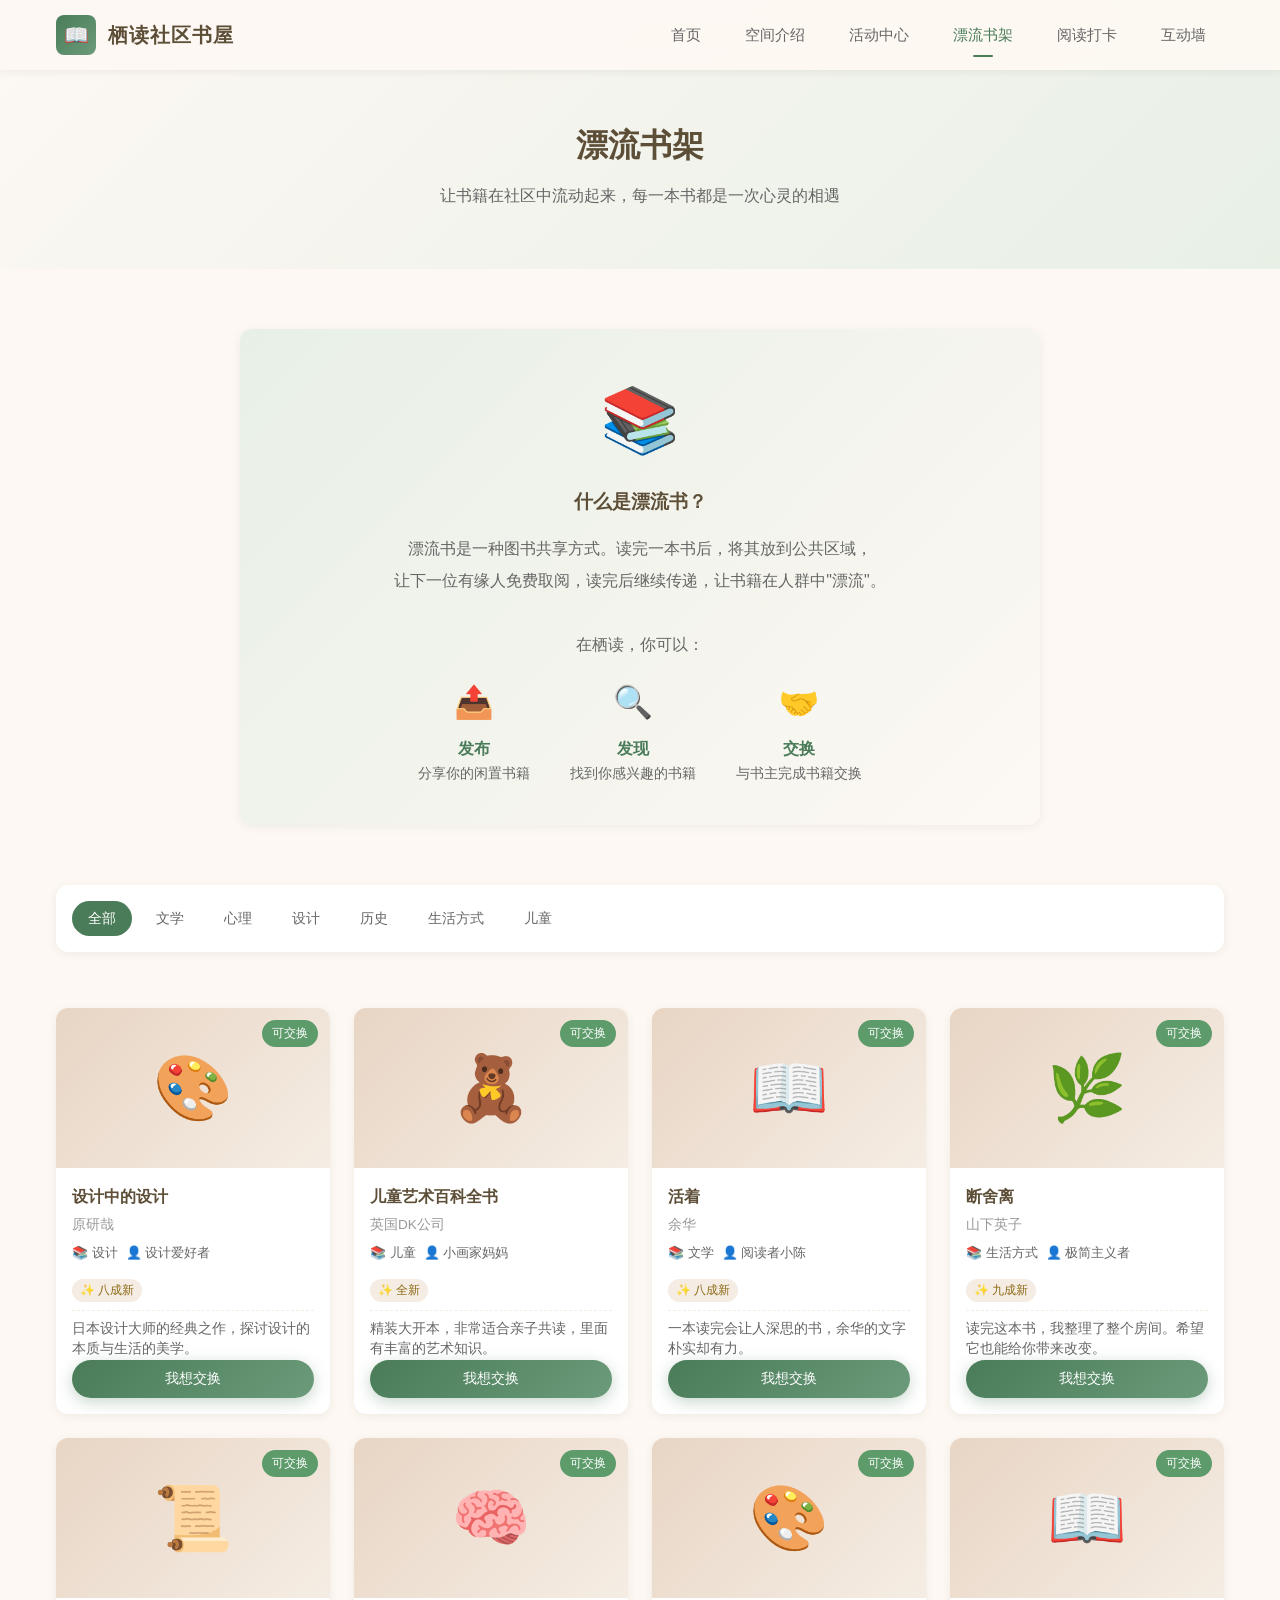
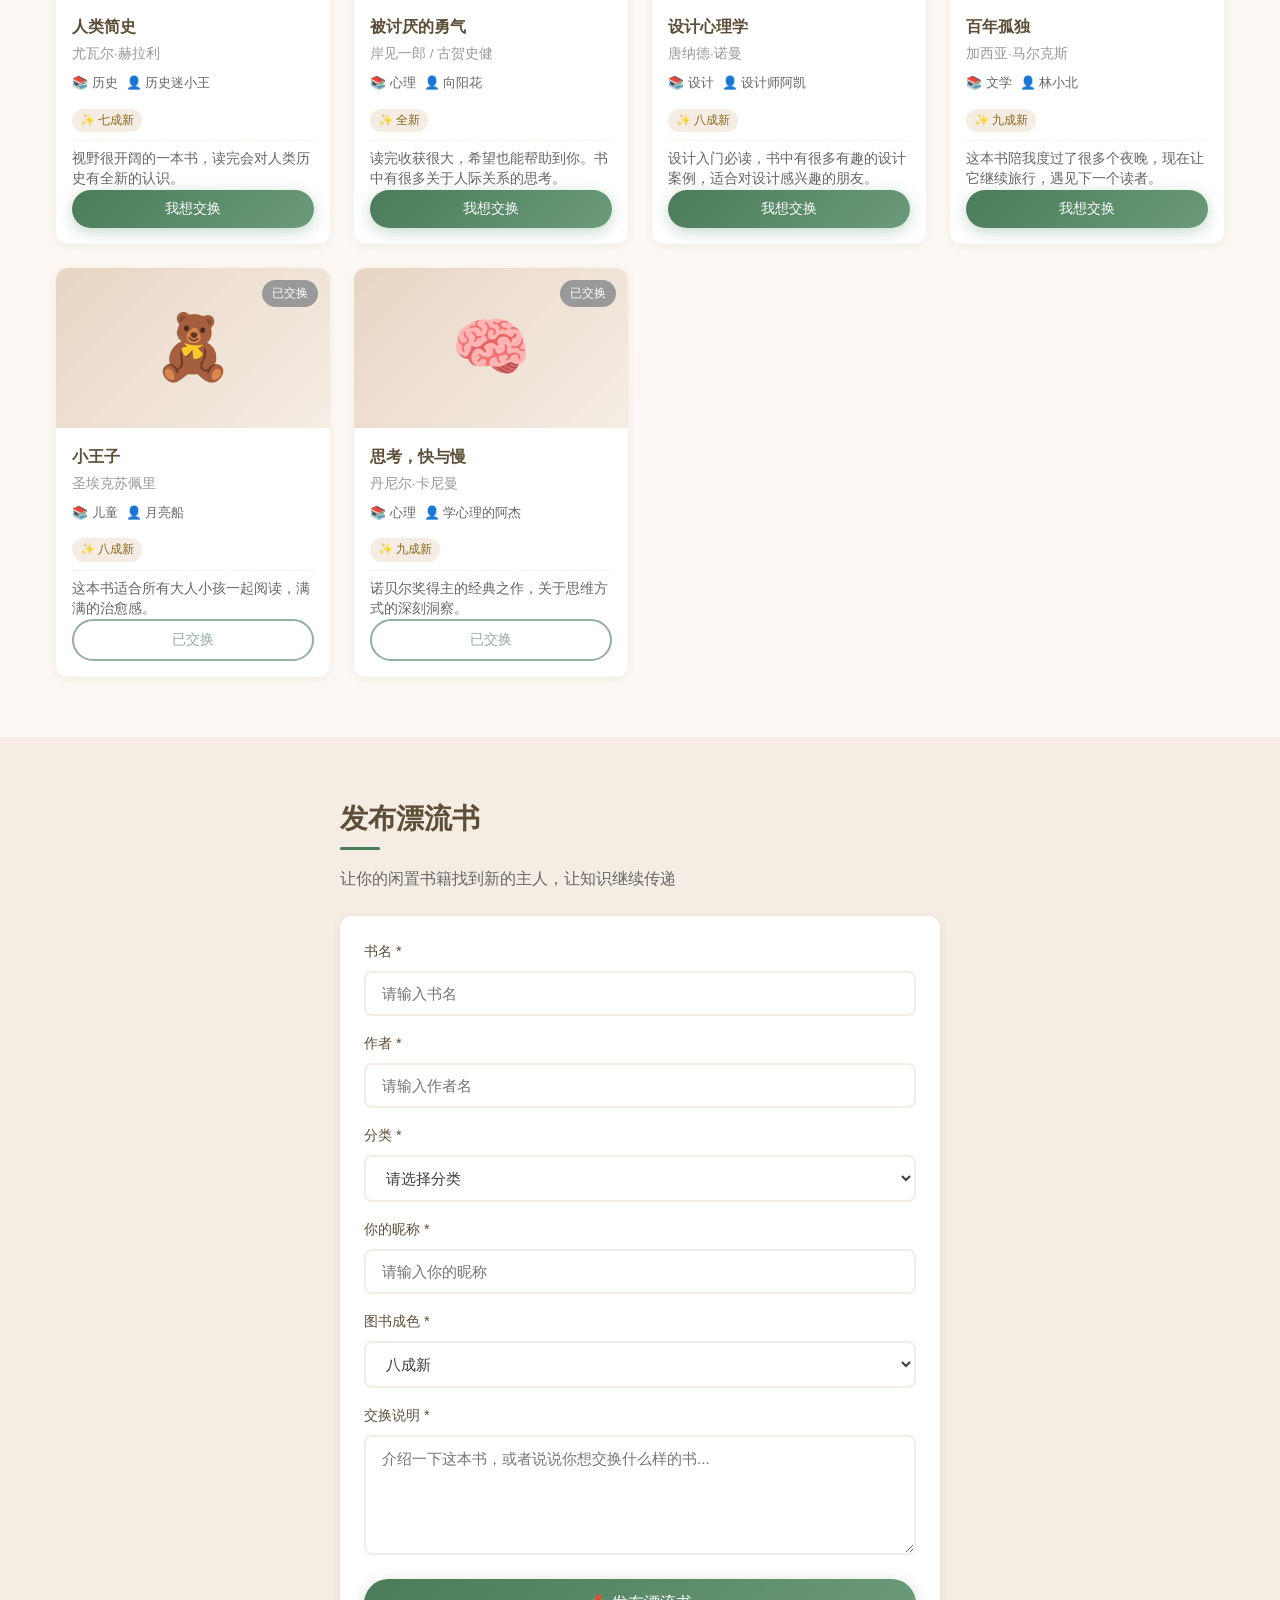
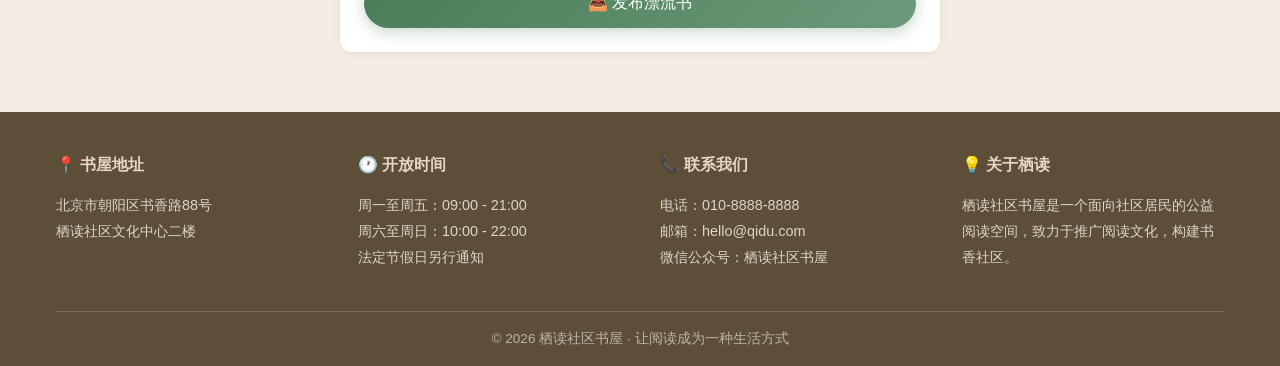
<file: bookswap.html>
<!DOCTYPE html>
<html lang="zh-CN">
<head>
    <meta charset="UTF-8">
    <meta name="viewport" content="width=device-width, initial-scale=1.0">
    <title>漂流书架 - 栖读社区书屋</title>
    <link rel="stylesheet" href="./style.css">
</head>
<body>
    <!-- 顶部导航栏 -->
    <nav class="navbar">
        <div class="navbar-container">
            <a href="index.html" class="navbar-logo">
                <div class="navbar-logo-icon">📖</div>
                <span class="navbar-logo-text">栖读社区书屋</span>
            </a>
            <div class="navbar-menu">
                <a href="index.html" class="navbar-link">首页</a>
                <a href="space.html" class="navbar-link">空间介绍</a>
                <a href="events.html" class="navbar-link">活动中心</a>
                <a href="bookswap.html" class="navbar-link active">漂流书架</a>
                <a href="checkin.html" class="navbar-link">阅读打卡</a>
                <a href="community.html" class="navbar-link">互动墙</a>
            </div>
            <div class="navbar-toggle">
                <span></span>
                <span></span>
                <span></span>
            </div>
        </div>
    </nav>

    <!-- 页面标题区 -->
    <header class="page-header">
        <div class="container">
            <h1 class="page-title">漂流书架</h1>
            <p class="page-subtitle">
                让书籍在社区中流动起来，每一本书都是一次心灵的相遇
            </p>
        </div>
    </header>

    <!-- 漂流书介绍 -->
    <section class="section">
        <div class="container">
            <div style="max-width: 800px; margin: 0 auto; text-align: center;">
                <div class="card" style="padding: var(--spacing-lg); background: linear-gradient(135deg, var(--color-green-pale), var(--color-cream));">
                    <div style="font-size: 4rem; margin-bottom: var(--spacing-sm);">📚</div>
                    <h3 style="color: var(--color-brown-dark); margin-bottom: var(--spacing-sm);">什么是漂流书？</h3>
                    <p style="color: var(--text-secondary); line-height: 2;">
                        漂流书是一种图书共享方式。读完一本书后，将其放到公共区域，<br>
                        让下一位有缘人免费取阅，读完后继续传递，让书籍在人群中"漂流"。<br><br>
                        在栖读，你可以：
                    </p>
                    <div style="display: flex; justify-content: center; gap: var(--spacing-lg); flex-wrap: wrap; margin-top: var(--spacing-sm);">
                        <div style="text-align: center;">
                            <div style="font-size: 2rem; margin-bottom: 8px;">📤</div>
                            <strong style="color: var(--color-green);">发布</strong>
                            <p style="color: var(--text-secondary); font-size: 0.9rem;">分享你的闲置书籍</p>
                        </div>
                        <div style="text-align: center;">
                            <div style="font-size: 2rem; margin-bottom: 8px;">🔍</div>
                            <strong style="color: var(--color-green);">发现</strong>
                            <p style="color: var(--text-secondary); font-size: 0.9rem;">找到你感兴趣的书籍</p>
                        </div>
                        <div style="text-align: center;">
                            <div style="font-size: 2rem; margin-bottom: 8px;">🤝</div>
                            <strong style="color: var(--color-green);">交换</strong>
                            <p style="color: var(--text-secondary); font-size: 0.9rem;">与书主完成书籍交换</p>
                        </div>
                    </div>
                </div>
            </div>
        </div>
    </section>

    <!-- 分类筛选 -->
    <section class="section" style="padding-top: 0; padding-bottom: var(--spacing-sm);">
        <div class="container">
            <div class="filter-bar">
                <div class="filter-tabs">
                    <!-- 分类标签将由JS动态生成 -->
                </div>
            </div>
        </div>
    </section>

    <!-- 漂流书列表 -->
    <section class="section" style="padding-top: var(--spacing-sm);">
        <div class="container">
            <div class="grid grid-4" id="books-list">
                <!-- 漂流书卡片将由JS动态生成 -->
            </div>
        </div>
    </section>

    <!-- 发布漂流书 -->
    <section class="section" style="background: var(--color-cream-dark);">
        <div class="container">
            <div style="max-width: 600px; margin: 0 auto;">
                <h2 class="section-title" style="display: inline-block;">发布漂流书</h2>
                <p style="color: var(--text-secondary); margin-top: var(--spacing-sm); margin-bottom: var(--spacing-md);">
                    让你的闲置书籍找到新的主人，让知识继续传递
                </p>

                <div class="card" style="padding: var(--spacing-md);">
                    <form id="add-book-form">
                        <div class="form-group">
                            <label class="form-label">书名 *</label>
                            <input type="text" name="title" class="form-input" placeholder="请输入书名">
                            <span class="form-error"></span>
                        </div>

                        <div class="form-group">
                            <label class="form-label">作者 *</label>
                            <input type="text" name="author" class="form-input" placeholder="请输入作者名">
                            <span class="form-error"></span>
                        </div>

                        <div class="form-group">
                            <label class="form-label">分类 *</label>
                            <select name="category" class="form-select">
                                <option value="">请选择分类</option>
                                <option value="文学">文学</option>
                                <option value="心理">心理</option>
                                <option value="设计">设计</option>
                                <option value="历史">历史</option>
                                <option value="生活方式">生活方式</option>
                                <option value="儿童">儿童</option>
                            </select>
                            <span class="form-error"></span>
                        </div>

                        <div class="form-group">
                            <label class="form-label">你的昵称 *</label>
                            <input type="text" name="owner" class="form-input" placeholder="请输入你的昵称">
                            <span class="form-error"></span>
                        </div>

                        <div class="form-group">
                            <label class="form-label">图书成色 *</label>
                            <select name="condition" class="form-select">
                                <option value="全新">全新</option>
                                <option value="九成新">九成新</option>
                                <option value="八成新" selected>八成新</option>
                                <option value="七成新">七成新</option>
                                <option value="六成新及以下">六成新及以下</option>
                            </select>
                            <span class="form-error"></span>
                        </div>

                        <div class="form-group">
                            <label class="form-label">交换说明 *</label>
                            <textarea name="note" class="form-textarea" placeholder="介绍一下这本书，或者说说你想交换什么样的书..." rows="3"></textarea>
                            <span class="form-error"></span>
                        </div>

                        <button type="submit" class="btn btn-primary btn-full">
                            📤 发布漂流书
                        </button>
                    </form>
                </div>
            </div>
        </div>
    </section>

    <!-- 页脚 -->
    <footer class="footer">
        <div class="container">
            <div class="footer-content">
                <div class="footer-section">
                    <h4>📍 书屋地址</h4>
                    <p>北京市朝阳区书香路88号<br>栖读社区文化中心二楼</p>
                </div>
                <div class="footer-section">
                    <h4>🕐 开放时间</h4>
                    <p>周一至周五：09:00 - 21:00<br>周六至周日：10:00 - 22:00<br>法定节假日另行通知</p>
                </div>
                <div class="footer-section">
                    <h4>📞 联系我们</h4>
                    <p>电话：010-8888-8888<br>邮箱：hello@qidu.com<br>微信公众号：栖读社区书屋</p>
                </div>
                <div class="footer-section">
                    <h4>💡 关于栖读</h4>
                    <p>栖读社区书屋是一个面向社区居民的公益阅读空间，致力于推广阅读文化，构建书香社区。</p>
                </div>
            </div>
            <div class="footer-bottom">
                <p>© 2026 栖读社区书屋 · 让阅读成为一种生活方式</p>
            </div>
        </div>
    </footer>

    <!-- 引入JS文件 -->
    <script src="./data.js"></script>
    <script src="./main.js"></script>
    <script src="./bookswap.js"></script>
</body>
</html>
</file>
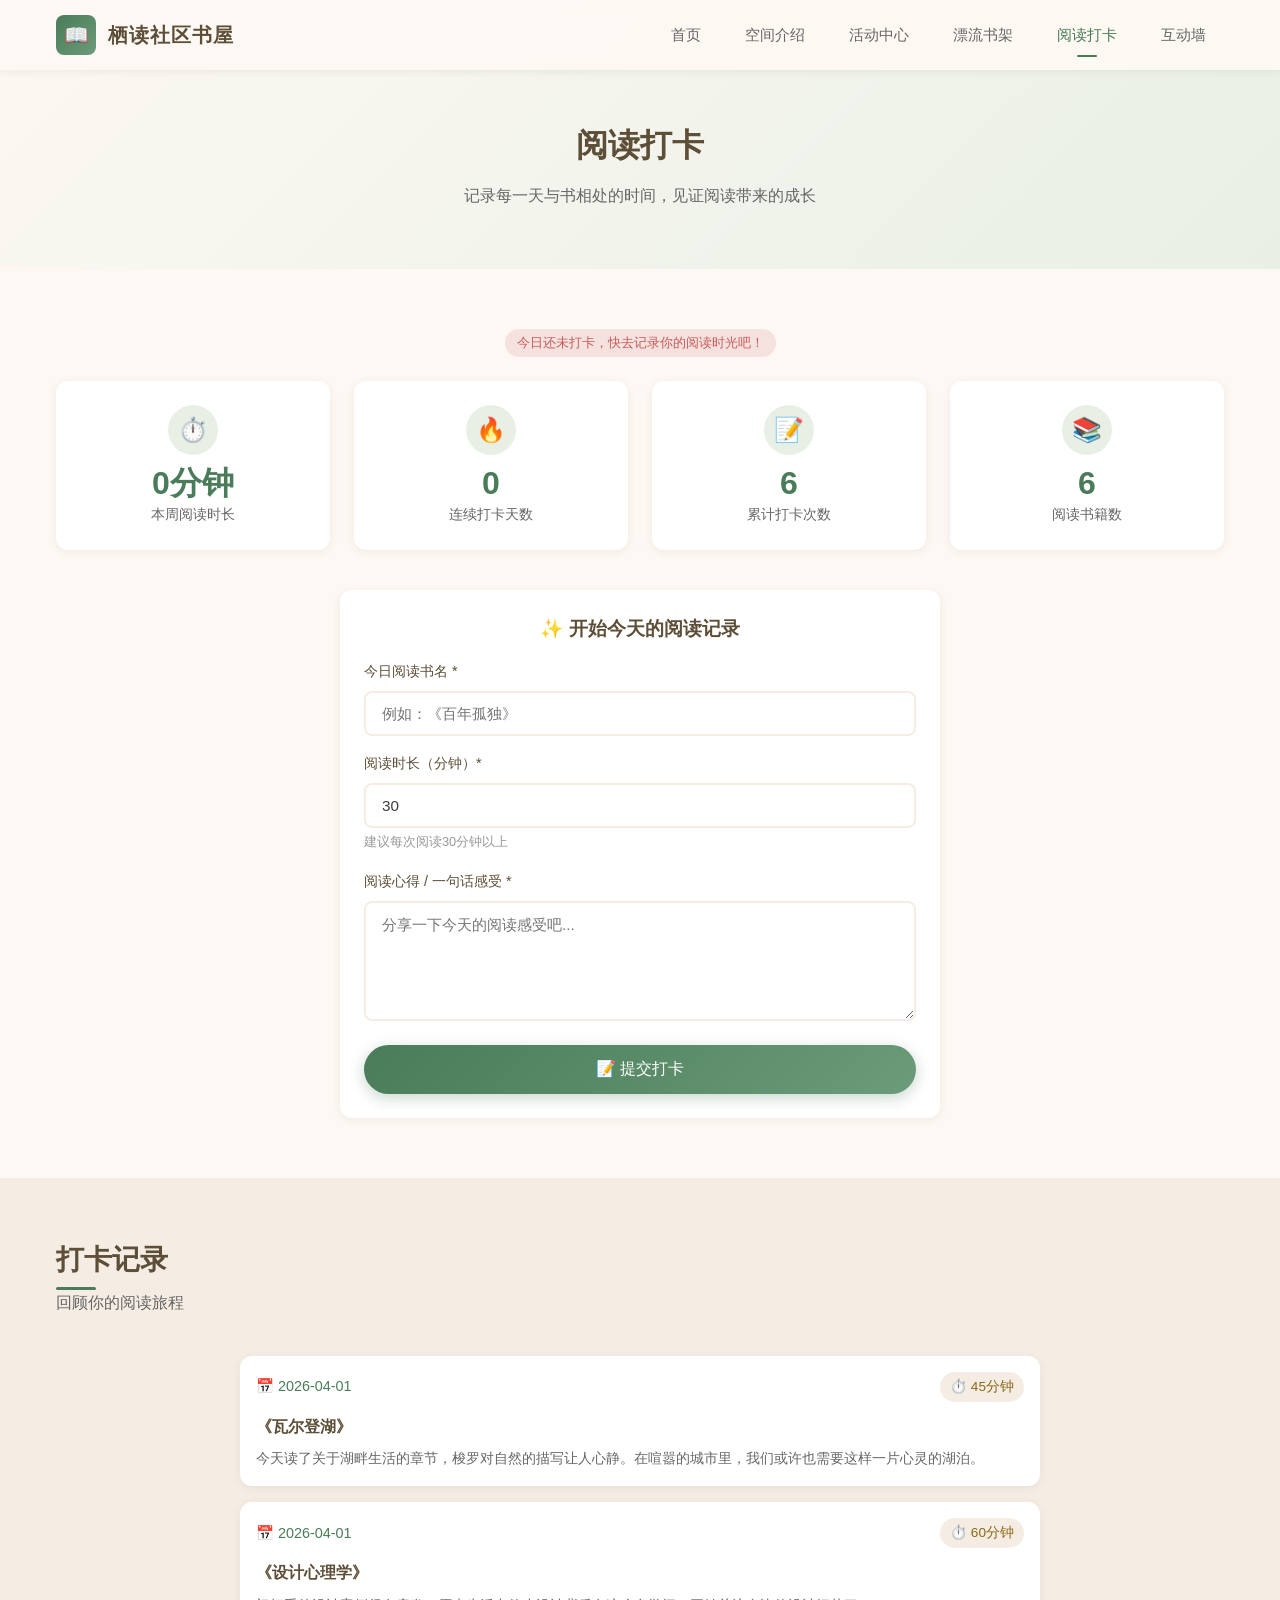
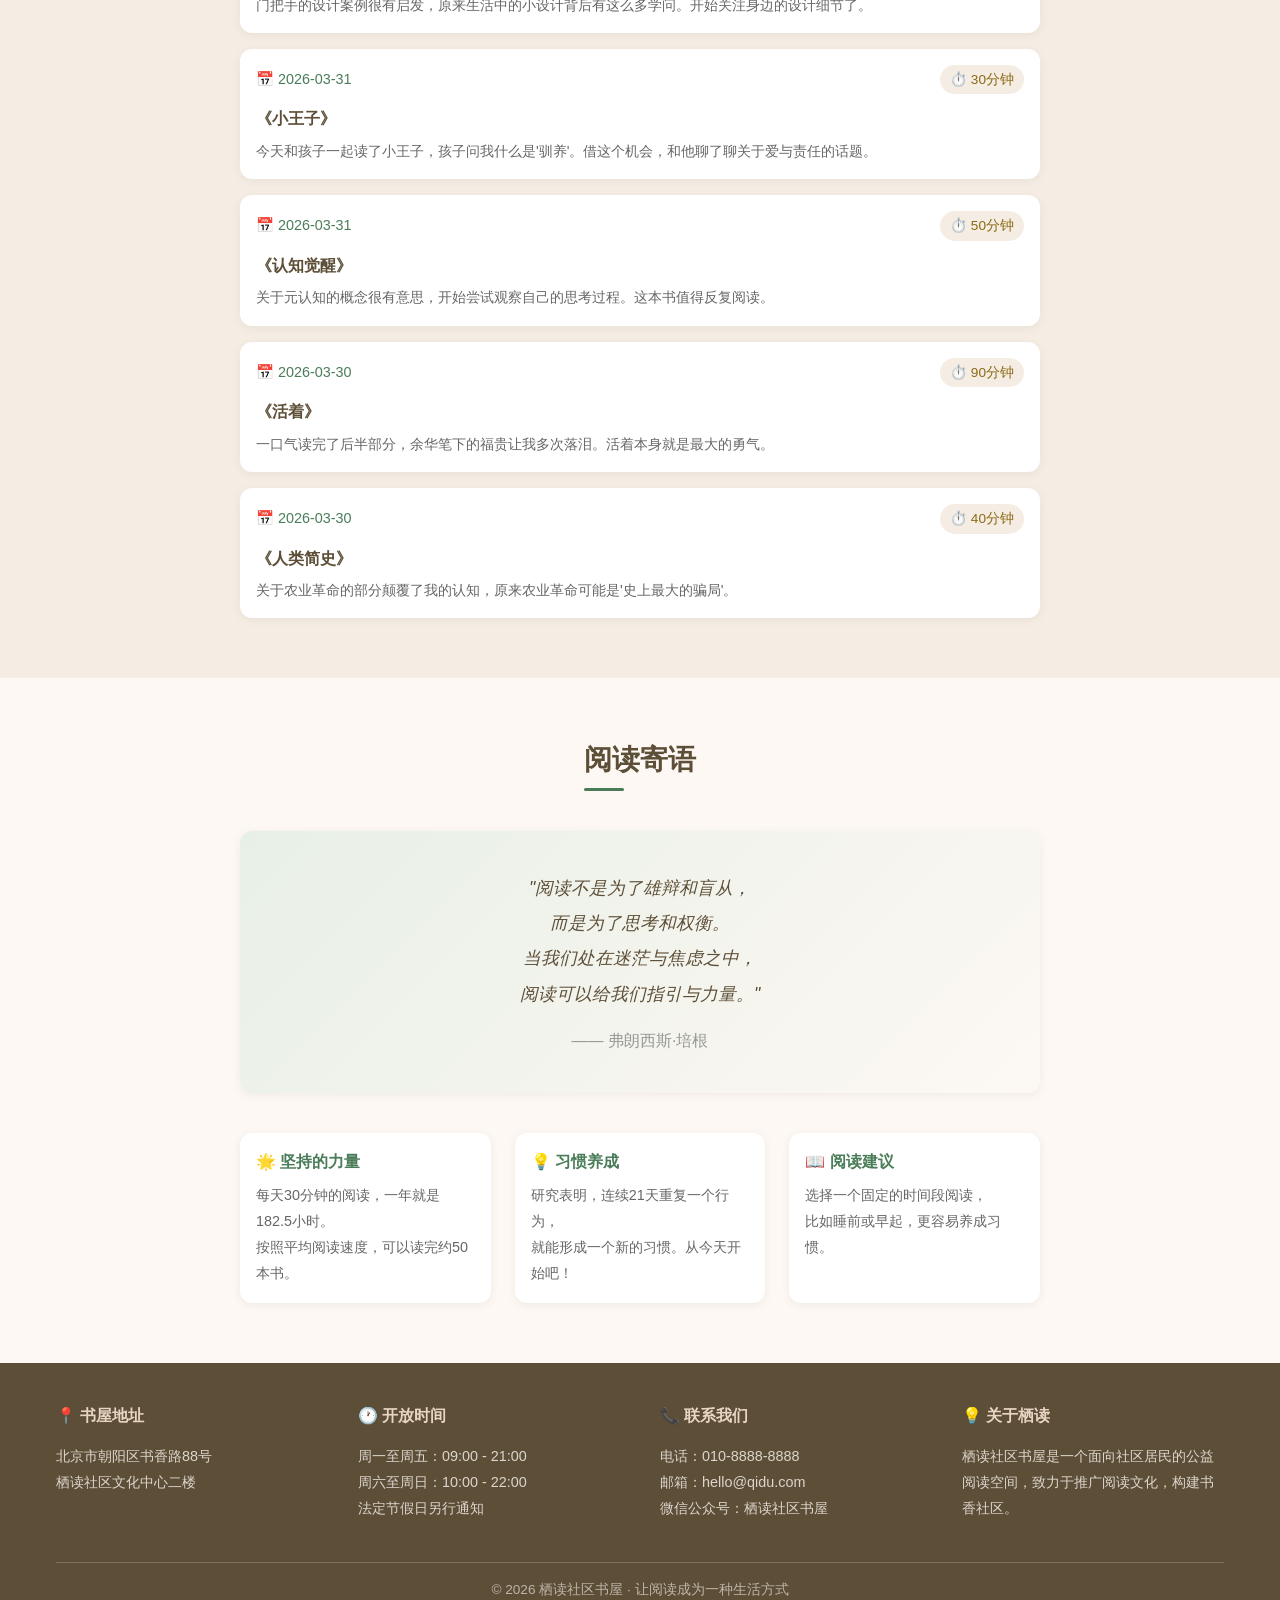
<file: checkin.html>
<!DOCTYPE html>
<html lang="zh-CN">
<head>
    <meta charset="UTF-8">
    <meta name="viewport" content="width=device-width, initial-scale=1.0">
    <title>阅读打卡 - 栖读社区书屋</title>
    <link rel="stylesheet" href="./style.css">
</head>
<body>
    <!-- 顶部导航栏 -->
    <nav class="navbar">
        <div class="navbar-container">
            <a href="index.html" class="navbar-logo">
                <div class="navbar-logo-icon">📖</div>
                <span class="navbar-logo-text">栖读社区书屋</span>
            </a>
            <div class="navbar-menu">
                <a href="index.html" class="navbar-link">首页</a>
                <a href="space.html" class="navbar-link">空间介绍</a>
                <a href="events.html" class="navbar-link">活动中心</a>
                <a href="bookswap.html" class="navbar-link">漂流书架</a>
                <a href="checkin.html" class="navbar-link active">阅读打卡</a>
                <a href="community.html" class="navbar-link">互动墙</a>
            </div>
            <div class="navbar-toggle">
                <span></span>
                <span></span>
                <span></span>
            </div>
        </div>
    </nav>

    <!-- 页面标题区 -->
    <header class="page-header">
        <div class="container">
            <h1 class="page-title">阅读打卡</h1>
            <p class="page-subtitle">
                记录每一天与书相处的时间，见证阅读带来的成长
            </p>
        </div>
    </header>

    <!-- 今日状态 -->
    <section class="section">
        <div class="container">
            <div id="today-status" style="text-align: center; margin-bottom: var(--spacing-md);">
                <!-- 今日打卡状态将由JS动态生成 -->
            </div>

            <!-- 统计卡片 -->
            <div class="grid grid-4" style="margin-bottom: var(--spacing-lg);">
                <div class="stats-card">
                    <div class="stats-icon">⏱️</div>
                    <div class="stats-number" id="weekly-time">--</div>
                    <div class="stats-label">本周阅读时长</div>
                </div>
                <div class="stats-card">
                    <div class="stats-icon">🔥</div>
                    <div class="stats-number" id="streak-days">--</div>
                    <div class="stats-label">连续打卡天数</div>
                </div>
                <div class="stats-card">
                    <div class="stats-icon">📝</div>
                    <div class="stats-number" id="total-checkins">--</div>
                    <div class="stats-label">累计打卡次数</div>
                </div>
                <div class="stats-card">
                    <div class="stats-icon">📚</div>
                    <div class="stats-number" id="total-books">--</div>
                    <div class="stats-label">阅读书籍数</div>
                </div>
            </div>

            <!-- 打卡表单 -->
            <div style="max-width: 600px; margin: 0 auto;">
                <div class="card" style="padding: var(--spacing-md);">
                    <h3 style="color: var(--color-brown-dark); margin-bottom: var(--spacing-sm); text-align: center;">
                        ✨ 开始今天的阅读记录
                    </h3>
                    <form id="checkin-form">
                        <div class="form-group">
                            <label class="form-label">今日阅读书名 *</label>
                            <input type="text" name="book" class="form-input" placeholder="例如：《百年孤独》">
                            <span class="form-error"></span>
                        </div>

                        <div class="form-group">
                            <label class="form-label">阅读时长（分钟）*</label>
                            <input type="number" name="duration" class="form-input" placeholder="请输入阅读时长" min="1" max="600" value="30">
                            <span class="form-hint">建议每次阅读30分钟以上</span>
                            <span class="form-error"></span>
                        </div>

                        <div class="form-group">
                            <label class="form-label">阅读心得 / 一句话感受 *</label>
                            <textarea name="note" class="form-textarea" placeholder="分享一下今天的阅读感受吧..." rows="4"></textarea>
                            <span class="form-error"></span>
                        </div>

                        <button type="submit" class="btn btn-primary btn-full">
                            📝 提交打卡
                        </button>
                    </form>
                </div>
            </div>
        </div>
    </section>

    <!-- 打卡记录 -->
    <section class="section" style="background: var(--color-cream-dark);">
        <div class="container">
            <h2 class="section-title">打卡记录</h2>
            <p class="section-subtitle">回顾你的阅读旅程</p>
            <div id="checkin-list" style="max-width: 800px; margin: 0 auto; display: grid; gap: var(--spacing-sm);">
                <!-- 打卡记录将由JS动态生成 -->
            </div>
        </div>
    </section>

    <!-- 阅读寄语 -->
    <section class="section">
        <div class="container">
            <div style="max-width: 800px; margin: 0 auto; text-align: center;">
                <h2 class="section-title" style="display: inline-block;">阅读寄语</h2>
                <div style="margin-top: var(--spacing-lg);">
                    <div class="card" style="padding: var(--spacing-lg); background: linear-gradient(135deg, var(--color-green-pale), var(--color-cream));">
                        <p style="font-size: 1.1rem; color: var(--color-brown-dark); line-height: 2; font-style: italic;">
                            "阅读不是为了雄辩和盲从，<br>
                            而是为了思考和权衡。<br>
                            当我们处在迷茫与焦虑之中，<br>
                            阅读可以给我们指引与力量。"
                        </p>
                        <p style="color: var(--text-muted); margin-top: var(--spacing-sm);">
                            —— 弗朗西斯·培根
                        </p>
                    </div>
                </div>

                <div style="display: grid; grid-template-columns: repeat(auto-fit, minmax(250px, 1fr)); gap: var(--spacing-md); margin-top: var(--spacing-lg);">
                    <div class="card" style="padding: var(--spacing-sm); text-align: left;">
                        <h4 style="color: var(--color-green); margin-bottom: 8px;">🌟 坚持的力量</h4>
                        <p style="color: var(--text-secondary); font-size: 0.9rem; line-height: 1.8;">
                            每天30分钟的阅读，一年就是182.5小时。<br>
                            按照平均阅读速度，可以读完约50本书。
                        </p>
                    </div>
                    <div class="card" style="padding: var(--spacing-sm); text-align: left;">
                        <h4 style="color: var(--color-green); margin-bottom: 8px;">💡 习惯养成</h4>
                        <p style="color: var(--text-secondary); font-size: 0.9rem; line-height: 1.8;">
                            研究表明，连续21天重复一个行为，<br>
                            就能形成一个新的习惯。从今天开始吧！
                        </p>
                    </div>
                    <div class="card" style="padding: var(--spacing-sm); text-align: left;">
                        <h4 style="color: var(--color-green); margin-bottom: 8px;">📖 阅读建议</h4>
                        <p style="color: var(--text-secondary); font-size: 0.9rem; line-height: 1.8;">
                            选择一个固定的时间段阅读，<br>
                            比如睡前或早起，更容易养成习惯。
                        </p>
                    </div>
                </div>
            </div>
        </div>
    </section>

    <!-- 页脚 -->
    <footer class="footer">
        <div class="container">
            <div class="footer-content">
                <div class="footer-section">
                    <h4>📍 书屋地址</h4>
                    <p>北京市朝阳区书香路88号<br>栖读社区文化中心二楼</p>
                </div>
                <div class="footer-section">
                    <h4>🕐 开放时间</h4>
                    <p>周一至周五：09:00 - 21:00<br>周六至周日：10:00 - 22:00<br>法定节假日另行通知</p>
                </div>
                <div class="footer-section">
                    <h4>📞 联系我们</h4>
                    <p>电话：010-8888-8888<br>邮箱：hello@qidu.com<br>微信公众号：栖读社区书屋</p>
                </div>
                <div class="footer-section">
                    <h4>💡 关于栖读</h4>
                    <p>栖读社区书屋是一个面向社区居民的公益阅读空间，致力于推广阅读文化，构建书香社区。</p>
                </div>
            </div>
            <div class="footer-bottom">
                <p>© 2026 栖读社区书屋 · 让阅读成为一种生活方式</p>
            </div>
        </div>
    </footer>

    <!-- 引入JS文件 -->
    <script src="./data.js"></script>
    <script src="./main.js"></script>
    <script src="./checkin.js"></script>
</body>
</html>
</file>
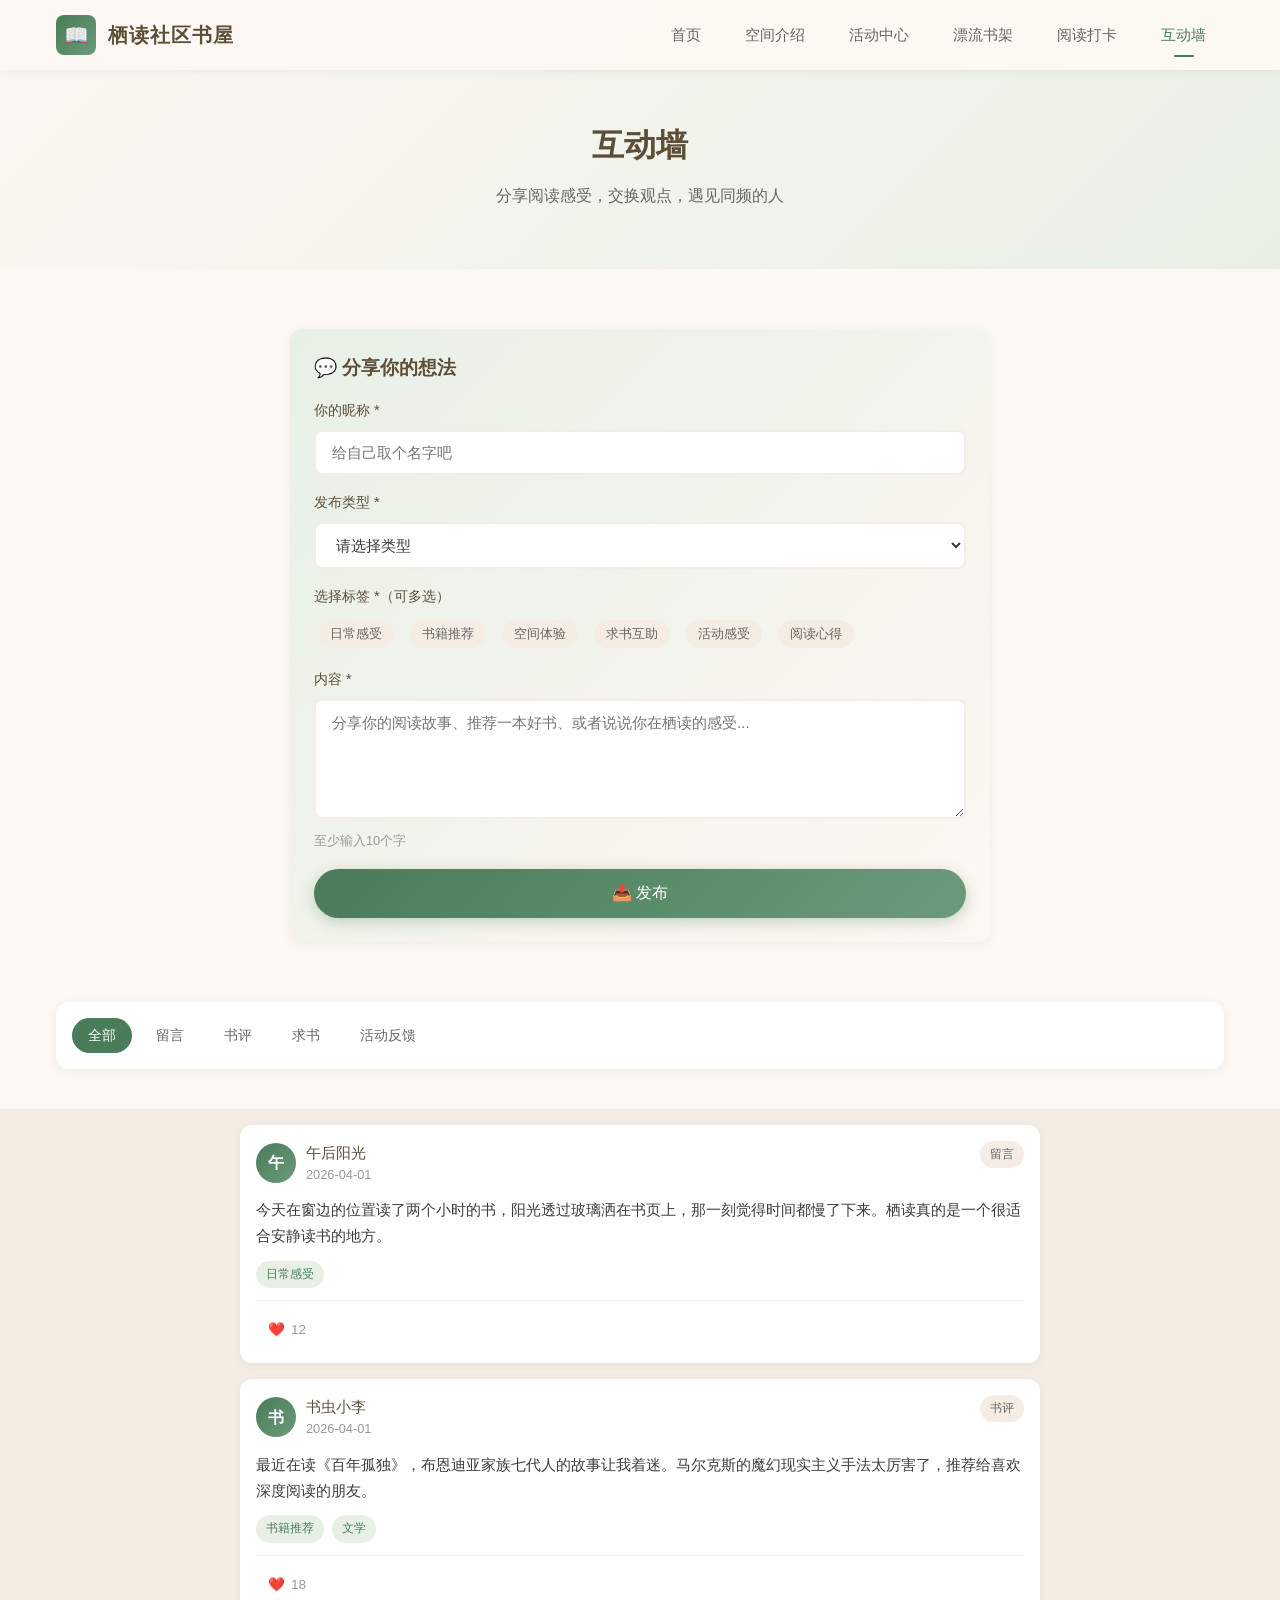
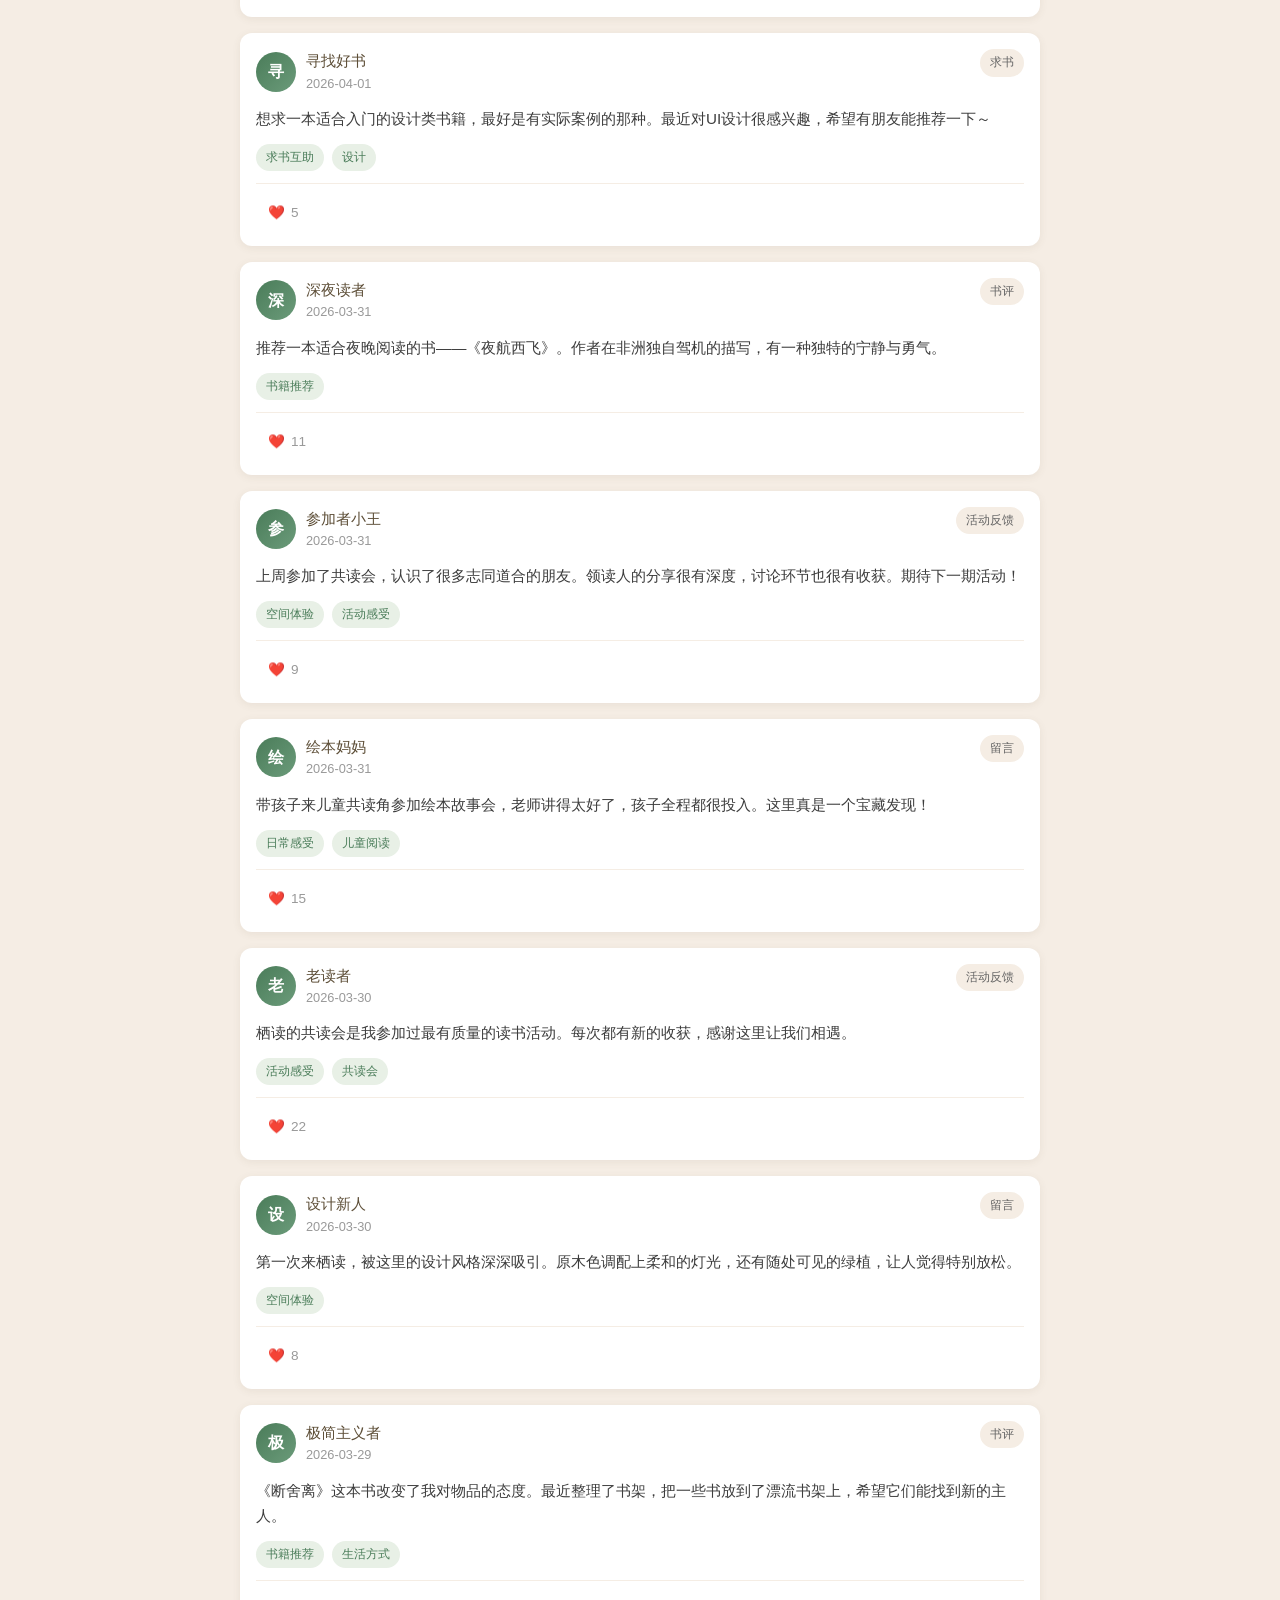
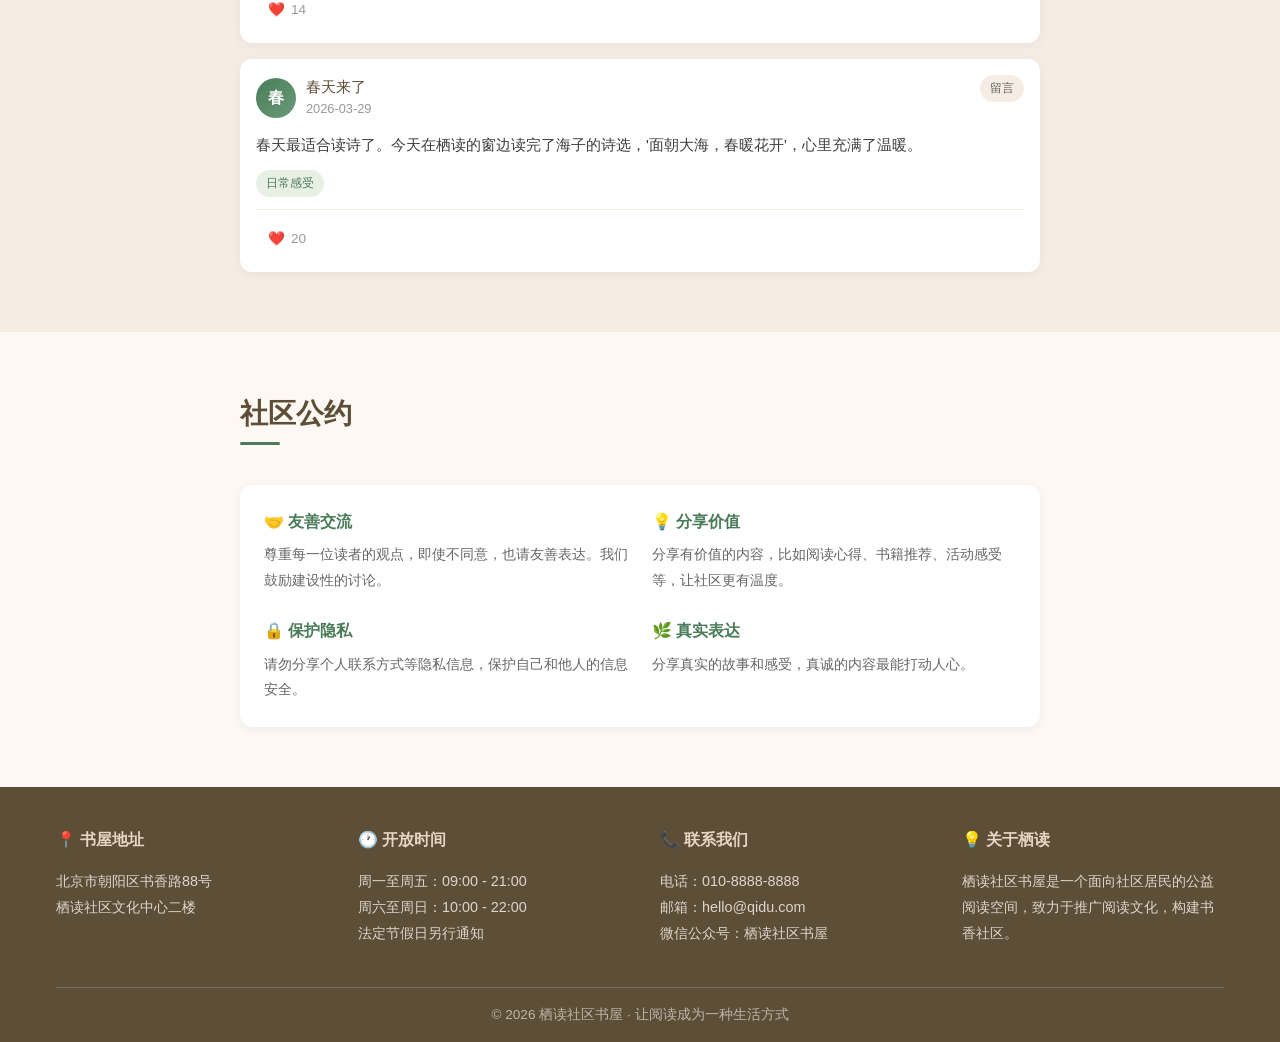
<file: community.html>
<!DOCTYPE html>
<html lang="zh-CN">
<head>
    <meta charset="UTF-8">
    <meta name="viewport" content="width=device-width, initial-scale=1.0">
    <title>互动墙 - 栖读社区书屋</title>
    <link rel="stylesheet" href="./style.css">
    <style>
        /* 互动墙页面特定样式 */
        .tag-select {
            display: inline-flex;
            align-items: center;
            cursor: pointer;
            margin: 4px;
        }
        .tag-select input {
            display: none;
        }
        .tag-select .tag {
            transition: all var(--transition-fast);
        }
        .tag-select input:checked + .tag {
            background: var(--color-green);
            color: white;
        }
    </style>
</head>
<body>
    <!-- 顶部导航栏 -->
    <nav class="navbar">
        <div class="navbar-container">
            <a href="index.html" class="navbar-logo">
                <div class="navbar-logo-icon">📖</div>
                <span class="navbar-logo-text">栖读社区书屋</span>
            </a>
            <div class="navbar-menu">
                <a href="index.html" class="navbar-link">首页</a>
                <a href="space.html" class="navbar-link">空间介绍</a>
                <a href="events.html" class="navbar-link">活动中心</a>
                <a href="bookswap.html" class="navbar-link">漂流书架</a>
                <a href="checkin.html" class="navbar-link">阅读打卡</a>
                <a href="community.html" class="navbar-link active">互动墙</a>
            </div>
            <div class="navbar-toggle">
                <span></span>
                <span></span>
                <span></span>
            </div>
        </div>
    </nav>

    <!-- 页面标题区 -->
    <header class="page-header">
        <div class="container">
            <h1 class="page-title">互动墙</h1>
            <p class="page-subtitle">
                分享阅读感受，交换观点，遇见同频的人
            </p>
        </div>
    </header>

    <!-- 发布区域 -->
    <section class="section">
        <div class="container">
            <div style="max-width: 700px; margin: 0 auto;">
                <div class="card" style="padding: var(--spacing-md); background: linear-gradient(135deg, var(--color-green-pale), var(--color-cream));">
                    <h3 style="color: var(--color-brown-dark); margin-bottom: var(--spacing-sm);">
                        💬 分享你的想法
                    </h3>
                    <form id="post-form">
                        <div class="form-group">
                            <label class="form-label">你的昵称 *</label>
                            <input type="text" name="nickname" class="form-input" placeholder="给自己取个名字吧">
                            <span class="form-error"></span>
                        </div>

                        <div class="form-group">
                            <label class="form-label">发布类型 *</label>
                            <select name="type" class="form-select">
                                <option value="">请选择类型</option>
                                <option value="留言">💬 留言</option>
                                <option value="书评">📖 书评</option>
                                <option value="求书">🔍 求书</option>
                                <option value="活动反馈">📅 活动反馈</option>
                            </select>
                            <span class="form-error"></span>
                        </div>

                        <div class="form-group">
                            <label class="form-label">选择标签 *（可多选）</label>
                            <div class="tags" style="margin-top: 8px;">
                                <label class="tag-select">
                                    <input type="checkbox" class="tag-checkbox" value="日常感受">
                                    <span class="tag">日常感受</span>
                                </label>
                                <label class="tag-select">
                                    <input type="checkbox" class="tag-checkbox" value="书籍推荐">
                                    <span class="tag">书籍推荐</span>
                                </label>
                                <label class="tag-select">
                                    <input type="checkbox" class="tag-checkbox" value="空间体验">
                                    <span class="tag">空间体验</span>
                                </label>
                                <label class="tag-select">
                                    <input type="checkbox" class="tag-checkbox" value="求书互助">
                                    <span class="tag">求书互助</span>
                                </label>
                                <label class="tag-select">
                                    <input type="checkbox" class="tag-checkbox" value="活动感受">
                                    <span class="tag">活动感受</span>
                                </label>
                                <label class="tag-select">
                                    <input type="checkbox" class="tag-checkbox" value="阅读心得">
                                    <span class="tag">阅读心得</span>
                                </label>
                            </div>
                            <input type="hidden" name="tags" value="">
                            <span class="form-error"></span>
                        </div>

                        <div class="form-group">
                            <label class="form-label">内容 *</label>
                            <textarea name="content" class="form-textarea" placeholder="分享你的阅读故事、推荐一本好书、或者说说你在栖读的感受..." rows="4"></textarea>
                            <span class="form-hint">至少输入10个字</span>
                            <span class="form-error"></span>
                        </div>

                        <button type="submit" class="btn btn-primary btn-full">
                            📤 发布
                        </button>
                    </form>
                </div>
            </div>
        </div>
    </section>

    <!-- 分类筛选 -->
    <section class="section" style="padding-top: 0; padding-bottom: var(--spacing-sm);">
        <div class="container">
            <div class="filter-bar">
                <div class="filter-tabs">
                    <!-- 分类标签将由JS动态生成 -->
                </div>
            </div>
        </div>
    </section>

    <!-- 帖子列表 -->
    <section class="section" style="padding-top: var(--spacing-sm); background: var(--color-cream-dark);">
        <div class="container">
            <div id="posts-list" style="max-width: 800px; margin: 0 auto; display: grid; gap: var(--spacing-sm);">
                <!-- 帖子卡片将由JS动态生成 -->
            </div>
        </div>
    </section>

    <!-- 社区公约 -->
    <section class="section">
        <div class="container">
            <div style="max-width: 800px; margin: 0 auto;">
                <h2 class="section-title" style="display: inline-block;">社区公约</h2>
                <div style="margin-top: var(--spacing-lg);">
                    <div class="card" style="padding: var(--spacing-md);">
                        <div style="display: grid; grid-template-columns: repeat(auto-fit, minmax(250px, 1fr)); gap: var(--spacing-md);">
                            <div>
                                <h4 style="color: var(--color-green); margin-bottom: 8px;">🤝 友善交流</h4>
                                <p style="color: var(--text-secondary); font-size: 0.9rem; line-height: 1.8;">
                                    尊重每一位读者的观点，即使不同意，也请友善表达。我们鼓励建设性的讨论。
                                </p>
                            </div>
                            <div>
                                <h4 style="color: var(--color-green); margin-bottom: 8px;">💡 分享价值</h4>
                                <p style="color: var(--text-secondary); font-size: 0.9rem; line-height: 1.8;">
                                    分享有价值的内容，比如阅读心得、书籍推荐、活动感受等，让社区更有温度。
                                </p>
                            </div>
                            <div>
                                <h4 style="color: var(--color-green); margin-bottom: 8px;">🔒 保护隐私</h4>
                                <p style="color: var(--text-secondary); font-size: 0.9rem; line-height: 1.8;">
                                    请勿分享个人联系方式等隐私信息，保护自己和他人的信息安全。
                                </p>
                            </div>
                            <div>
                                <h4 style="color: var(--color-green); margin-bottom: 8px;">🌿 真实表达</h4>
                                <p style="color: var(--text-secondary); font-size: 0.9rem; line-height: 1.8;">
                                    分享真实的故事和感受，真诚的内容最能打动人心。
                                </p>
                            </div>
                        </div>
                    </div>
                </div>
            </div>
        </div>
    </section>

    <!-- 页脚 -->
    <footer class="footer">
        <div class="container">
            <div class="footer-content">
                <div class="footer-section">
                    <h4>📍 书屋地址</h4>
                    <p>北京市朝阳区书香路88号<br>栖读社区文化中心二楼</p>
                </div>
                <div class="footer-section">
                    <h4>🕐 开放时间</h4>
                    <p>周一至周五：09:00 - 21:00<br>周六至周日：10:00 - 22:00<br>法定节假日另行通知</p>
                </div>
                <div class="footer-section">
                    <h4>📞 联系我们</h4>
                    <p>电话：010-8888-8888<br>邮箱：hello@qidu.com<br>微信公众号：栖读社区书屋</p>
                </div>
                <div class="footer-section">
                    <h4>💡 关于栖读</h4>
                    <p>栖读社区书屋是一个面向社区居民的公益阅读空间，致力于推广阅读文化，构建书香社区。</p>
                </div>
            </div>
            <div class="footer-bottom">
                <p>© 2026 栖读社区书屋 · 让阅读成为一种生活方式</p>
            </div>
        </div>
    </footer>

    <!-- 引入JS文件 -->
    <script src="./data.js"></script>
    <script src="./main.js"></script>
    <script src="./community.js"></script>
</body>
</html>
</file>
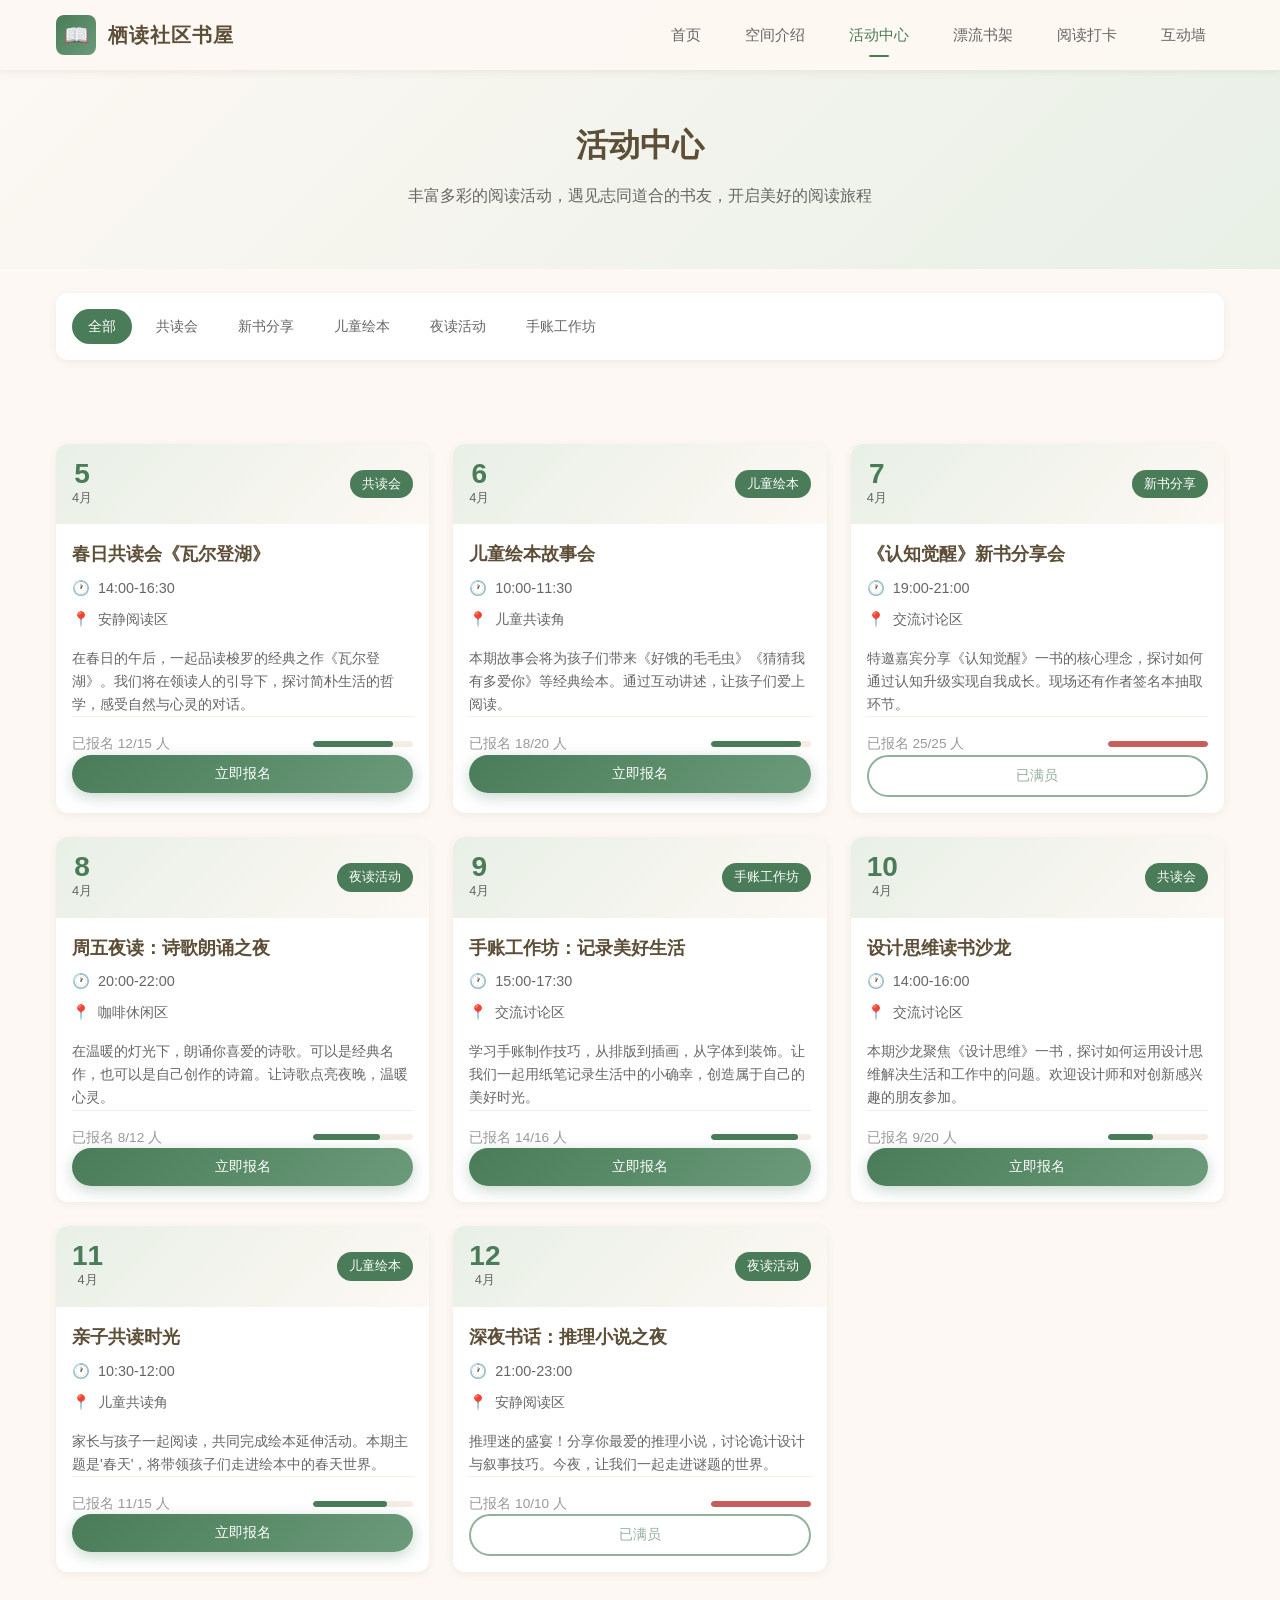
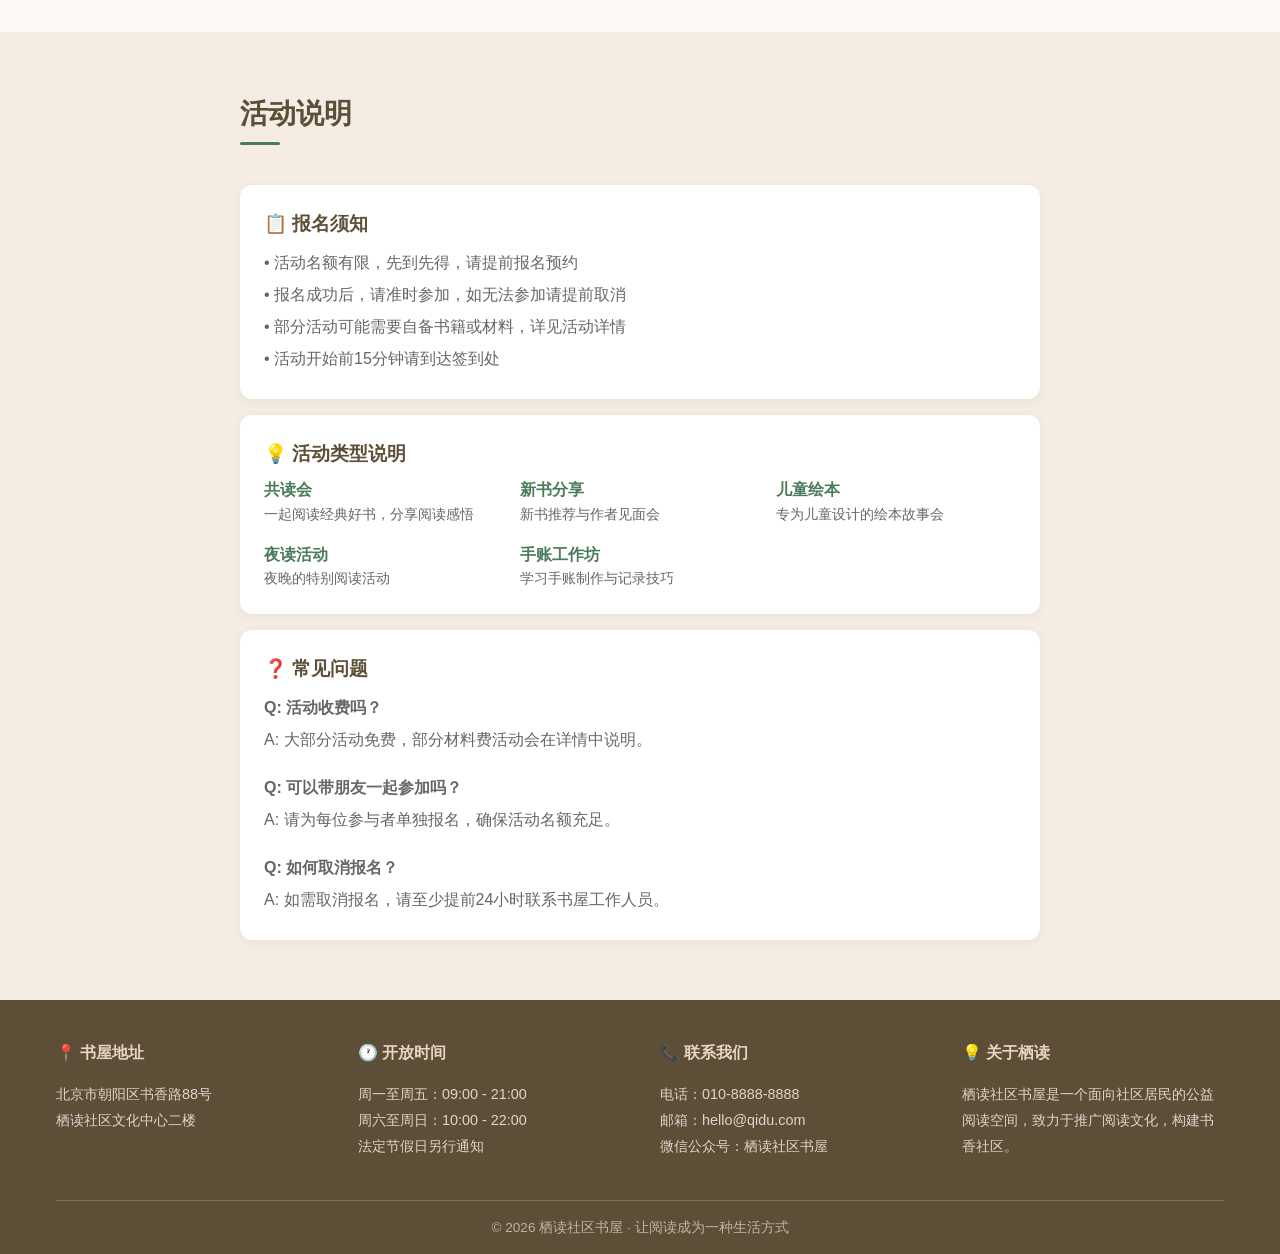
<file: events.html>
<!DOCTYPE html>
<html lang="zh-CN">
<head>
    <meta charset="UTF-8">
    <meta name="viewport" content="width=device-width, initial-scale=1.0">
    <title>活动中心 - 栖读社区书屋</title>
    <link rel="stylesheet" href="./style.css">
</head>
<body>
    <!-- 顶部导航栏 -->
    <nav class="navbar">
        <div class="navbar-container">
            <a href="index.html" class="navbar-logo">
                <div class="navbar-logo-icon">📖</div>
                <span class="navbar-logo-text">栖读社区书屋</span>
            </a>
            <div class="navbar-menu">
                <a href="index.html" class="navbar-link">首页</a>
                <a href="space.html" class="navbar-link">空间介绍</a>
                <a href="events.html" class="navbar-link active">活动中心</a>
                <a href="bookswap.html" class="navbar-link">漂流书架</a>
                <a href="checkin.html" class="navbar-link">阅读打卡</a>
                <a href="community.html" class="navbar-link">互动墙</a>
            </div>
            <div class="navbar-toggle">
                <span></span>
                <span></span>
                <span></span>
            </div>
        </div>
    </nav>

    <!-- 页面标题区 -->
    <header class="page-header">
        <div class="container">
            <h1 class="page-title">活动中心</h1>
            <p class="page-subtitle">
                丰富多彩的阅读活动，遇见志同道合的书友，开启美好的阅读旅程
            </p>
        </div>
    </header>

    <!-- 分类筛选 -->
    <section class="section" style="padding-top: var(--spacing-md);">
        <div class="container">
            <div class="filter-bar">
                <div class="filter-tabs">
                    <!-- 分类标签将由JS动态生成 -->
                </div>
            </div>
        </div>
    </section>

    <!-- 活动列表 -->
    <section class="section" style="padding-top: 0;">
        <div class="container">
            <div class="grid grid-3" id="events-list">
                <!-- 活动卡片将由JS动态生成 -->
            </div>
        </div>
    </section>

    <!-- 活动说明 -->
    <section class="section" style="background: var(--color-cream-dark);">
        <div class="container">
            <div style="max-width: 800px; margin: 0 auto;">
                <h2 class="section-title" style="display: inline-block;">活动说明</h2>
                <div style="margin-top: var(--spacing-lg);">
                    <div class="card" style="padding: var(--spacing-md); margin-bottom: var(--spacing-sm);">
                        <h3 style="color: var(--color-brown-dark); margin-bottom: 8px;">📋 报名须知</h3>
                        <ul style="color: var(--text-secondary); line-height: 2;">
                            <li>• 活动名额有限，先到先得，请提前报名预约</li>
                            <li>• 报名成功后，请准时参加，如无法参加请提前取消</li>
                            <li>• 部分活动可能需要自备书籍或材料，详见活动详情</li>
                            <li>• 活动开始前15分钟请到达签到处</li>
                        </ul>
                    </div>

                    <div class="card" style="padding: var(--spacing-md); margin-bottom: var(--spacing-sm);">
                        <h3 style="color: var(--color-brown-dark); margin-bottom: 8px;">💡 活动类型说明</h3>
                        <div style="display: grid; grid-template-columns: repeat(auto-fit, minmax(200px, 1fr)); gap: var(--spacing-sm);">
                            <div>
                                <strong style="color: var(--color-green);">共读会</strong>
                                <p style="color: var(--text-secondary); font-size: 0.9rem;">一起阅读经典好书，分享阅读感悟</p>
                            </div>
                            <div>
                                <strong style="color: var(--color-green);">新书分享</strong>
                                <p style="color: var(--text-secondary); font-size: 0.9rem;">新书推荐与作者见面会</p>
                            </div>
                            <div>
                                <strong style="color: var(--color-green);">儿童绘本</strong>
                                <p style="color: var(--text-secondary); font-size: 0.9rem;">专为儿童设计的绘本故事会</p>
                            </div>
                            <div>
                                <strong style="color: var(--color-green);">夜读活动</strong>
                                <p style="color: var(--text-secondary); font-size: 0.9rem;">夜晚的特别阅读活动</p>
                            </div>
                            <div>
                                <strong style="color: var(--color-green);">手账工作坊</strong>
                                <p style="color: var(--text-secondary); font-size: 0.9rem;">学习手账制作与记录技巧</p>
                            </div>
                        </div>
                    </div>

                    <div class="card" style="padding: var(--spacing-md);">
                        <h3 style="color: var(--color-brown-dark); margin-bottom: 8px;">❓ 常见问题</h3>
                        <div style="color: var(--text-secondary); line-height: 2;">
                            <p><strong>Q: 活动收费吗？</strong></p>
                            <p style="margin-bottom: var(--spacing-sm);">A: 大部分活动免费，部分材料费活动会在详情中说明。</p>

                            <p><strong>Q: 可以带朋友一起参加吗？</strong></p>
                            <p style="margin-bottom: var(--spacing-sm);">A: 请为每位参与者单独报名，确保活动名额充足。</p>

                            <p><strong>Q: 如何取消报名？</strong></p>
                            <p>A: 如需取消报名，请至少提前24小时联系书屋工作人员。</p>
                        </div>
                    </div>
                </div>
            </div>
        </div>
    </section>

    <!-- 页脚 -->
    <footer class="footer">
        <div class="container">
            <div class="footer-content">
                <div class="footer-section">
                    <h4>📍 书屋地址</h4>
                    <p>北京市朝阳区书香路88号<br>栖读社区文化中心二楼</p>
                </div>
                <div class="footer-section">
                    <h4>🕐 开放时间</h4>
                    <p>周一至周五：09:00 - 21:00<br>周六至周日：10:00 - 22:00<br>法定节假日另行通知</p>
                </div>
                <div class="footer-section">
                    <h4>📞 联系我们</h4>
                    <p>电话：010-8888-8888<br>邮箱：hello@qidu.com<br>微信公众号：栖读社区书屋</p>
                </div>
                <div class="footer-section">
                    <h4>💡 关于栖读</h4>
                    <p>栖读社区书屋是一个面向社区居民的公益阅读空间，致力于推广阅读文化，构建书香社区。</p>
                </div>
            </div>
            <div class="footer-bottom">
                <p>© 2026 栖读社区书屋 · 让阅读成为一种生活方式</p>
            </div>
        </div>
    </footer>

    <!-- 引入JS文件 -->
    <script src="./data.js"></script>
    <script src="./main.js"></script>
    <script src="./events.js"></script>
</body>
</html>
</file>
<file: style.css>
/* ========================================
   栖读社区书屋阅读互动平台 - 全局样式表
   风格：原木治愈风、现代文艺社区感
   主色调：米白、浅木色、暖棕色、墨绿色
======================================== */

/* ---------- CSS 变量定义 ---------- */
:root {
    /* 主色调 */
    --color-cream: #FDF8F3;        /* 米白背景 */
    --color-cream-dark: #F5EDE4;   /* 深米白 */
    --color-wood-light: #E8D5C4;   /* 浅木色 */
    --color-wood: #C9A87C;         /* 木色 */
    --color-brown: #8B6914;        /* 暖棕色 */
    --color-brown-dark: #5D4E37;   /* 深棕色 */
    --color-green: #4A7C59;        /* 墨绿色 */
    --color-green-light: #6B9B7A;  /* 浅墨绿 */
    --color-green-pale: #E8F0E6;   /* 极浅绿 */

    /* 文字颜色 */
    --text-primary: #3D3D3D;
    --text-secondary: #666666;
    --text-muted: #999999;
    --text-light: #BFBFBF;

    /* 功能色 */
    --color-success: #5D9B6B;
    --color-warning: #D4A84B;
    --color-danger: #C75D5D;
    --color-info: #5D8BC7;

    /* 阴影 */
    --shadow-sm: 0 2px 8px rgba(93, 78, 55, 0.08);
    --shadow-md: 0 4px 16px rgba(93, 78, 55, 0.12);
    --shadow-lg: 0 8px 32px rgba(93, 78, 55, 0.16);

    /* 圆角 */
    --radius-sm: 8px;
    --radius-md: 12px;
    --radius-lg: 20px;
    --radius-full: 50px;

    /* 过渡 */
    --transition-fast: 0.2s ease;
    --transition-normal: 0.3s ease;
    --transition-slow: 0.5s ease;

    /* 间距 */
    --spacing-xs: 8px;
    --spacing-sm: 16px;
    --spacing-md: 24px;
    --spacing-lg: 40px;
    --spacing-xl: 60px;
}

/* ---------- 全局重置 ---------- */
* {
    margin: 0;
    padding: 0;
    box-sizing: border-box;
}

html {
    scroll-behavior: smooth;
    font-size: 16px;
}

body {
    font-family: 'PingFang SC', 'Microsoft YaHei', 'Helvetica Neue', Arial, sans-serif;
    background-color: var(--color-cream);
    color: var(--text-primary);
    line-height: 1.6;
    min-height: 100vh;
}

a {
    text-decoration: none;
    color: inherit;
    transition: color var(--transition-fast);
}

img {
    max-width: 100%;
    height: auto;
    display: block;
}

ul, ol {
    list-style: none;
}

button {
    font-family: inherit;
    cursor: pointer;
    border: none;
    background: none;
}

input, textarea, select {
    font-family: inherit;
    font-size: inherit;
    border: none;
    outline: none;
}

/* ---------- 通用容器 ---------- */
.container {
    max-width: 1200px;
    margin: 0 auto;
    padding: 0 var(--spacing-sm);
}

.section {
    padding: var(--spacing-xl) 0;
}

.section-title {
    font-size: 1.75rem;
    font-weight: 600;
    color: var(--color-brown-dark);
    margin-bottom: var(--spacing-xs);
    position: relative;
    display: inline-block;
}

.section-title::after {
    content: '';
    position: absolute;
    bottom: -8px;
    left: 0;
    width: 40px;
    height: 3px;
    background: var(--color-green);
    border-radius: 2px;
}

.section-subtitle {
    font-size: 1rem;
    color: var(--text-secondary);
    margin-bottom: var(--spacing-lg);
}

/* ---------- 顶部导航栏 ---------- */
.navbar {
    position: fixed;
    top: 0;
    left: 0;
    right: 0;
    z-index: 1000;
    background: rgba(253, 248, 243, 0.95);
    backdrop-filter: blur(10px);
    box-shadow: var(--shadow-sm);
    transition: all var(--transition-normal);
}

.navbar-container {
    max-width: 1200px;
    margin: 0 auto;
    padding: 0 var(--spacing-sm);
    display: flex;
    justify-content: space-between;
    align-items: center;
    height: 70px;
}

.navbar-logo {
    display: flex;
    align-items: center;
    gap: 12px;
}

.navbar-logo-icon {
    width: 40px;
    height: 40px;
    background: linear-gradient(135deg, var(--color-green), var(--color-green-light));
    border-radius: var(--radius-sm);
    display: flex;
    align-items: center;
    justify-content: center;
    color: white;
    font-size: 1.25rem;
}

.navbar-logo-text {
    font-size: 1.25rem;
    font-weight: 600;
    color: var(--color-brown-dark);
    letter-spacing: 1px;
}

.navbar-menu {
    display: flex;
    gap: 8px;
}

.navbar-link {
    padding: 10px 18px;
    font-size: 0.95rem;
    color: var(--text-secondary);
    border-radius: var(--radius-sm);
    transition: all var(--transition-fast);
    position: relative;
}

.navbar-link:hover {
    color: var(--color-green);
    background: var(--color-green-pale);
}

.navbar-link.active {
    color: var(--color-green);
    font-weight: 500;
}

.navbar-link.active::after {
    content: '';
    position: absolute;
    bottom: 0;
    left: 50%;
    transform: translateX(-50%);
    width: 20px;
    height: 2px;
    background: var(--color-green);
    border-radius: 1px;
}

.navbar-toggle {
    display: none;
    flex-direction: column;
    gap: 5px;
    padding: 10px;
    cursor: pointer;
}

.navbar-toggle span {
    width: 24px;
    height: 2px;
    background: var(--color-brown-dark);
    border-radius: 2px;
    transition: all var(--transition-fast);
}

/* ---------- Hero Banner ---------- */
.hero {
    min-height: 100vh;
    display: flex;
    align-items: center;
    justify-content: center;
    background: linear-gradient(135deg, var(--color-cream) 0%, var(--color-wood-light) 50%, var(--color-green-pale) 100%);
    position: relative;
    overflow: hidden;
    padding-top: 70px;
}

.hero::before {
    content: '';
    position: absolute;
    top: 0;
    left: 0;
    right: 0;
    bottom: 0;
    background: url("data:image/svg+xml,%3Csvg width='60' height='60' viewBox='0 0 60 60' xmlns='http://www.w3.org/2000/svg'%3E%3Cg fill='none' fill-rule='evenodd'%3E%3Cg fill='%234A7C59' fill-opacity='0.05'%3E%3Cpath d='M36 34v-4h-2v4h-4v2h4v4h2v-4h4v-2h-4zm0-30V0h-2v4h-4v2h4v4h2V6h4V4h-4zM6 34v-4H4v4H0v2h4v4h2v-4h4v-2H6zM6 4V0H4v4H0v2h4v4h2V6h4V4H6z'/%3E%3C/g%3E%3C/g%3E%3C/svg%3E");
    opacity: 0.6;
}

.hero-content {
    text-align: center;
    position: relative;
    z-index: 1;
    max-width: 800px;
    padding: var(--spacing-md);
}

.hero-title {
    font-size: 2.75rem;
    font-weight: 600;
    color: var(--color-brown-dark);
    line-height: 1.4;
    margin-bottom: var(--spacing-sm);
    animation: fadeInUp 0.8s ease;
}

.hero-subtitle {
    font-size: 1.125rem;
    color: var(--text-secondary);
    margin-bottom: var(--spacing-lg);
    line-height: 1.8;
    animation: fadeInUp 0.8s ease 0.2s both;
}

.hero-buttons {
    display: flex;
    gap: var(--spacing-sm);
    justify-content: center;
    flex-wrap: wrap;
    animation: fadeInUp 0.8s ease 0.4s both;
}

.hero-decoration {
    position: absolute;
    opacity: 0.15;
    font-size: 8rem;
    color: var(--color-green);
}

.hero-decoration-1 {
    top: 15%;
    left: 5%;
    transform: rotate(-15deg);
}

.hero-decoration-2 {
    bottom: 20%;
    right: 8%;
    transform: rotate(10deg);
}

/* ---------- 按钮样式 ---------- */
.btn {
    display: inline-flex;
    align-items: center;
    justify-content: center;
    gap: 8px;
    padding: 14px 28px;
    font-size: 1rem;
    font-weight: 500;
    border-radius: var(--radius-full);
    transition: all var(--transition-fast);
    cursor: pointer;
}

.btn-primary {
    background: linear-gradient(135deg, var(--color-green), var(--color-green-light));
    color: white;
    box-shadow: 0 4px 15px rgba(74, 124, 89, 0.3);
}

.btn-primary:hover {
    transform: translateY(-2px);
    box-shadow: 0 6px 20px rgba(74, 124, 89, 0.4);
}

.btn-secondary {
    background: white;
    color: var(--color-green);
    border: 2px solid var(--color-green);
}

.btn-secondary:hover {
    background: var(--color-green-pale);
    transform: translateY(-2px);
}

.btn-small {
    padding: 10px 20px;
    font-size: 0.875rem;
}

.btn-full {
    width: 100%;
}

.btn:disabled {
    opacity: 0.6;
    cursor: not-allowed;
    transform: none !important;
}

/* ---------- 卡片样式 ---------- */
.card {
    background: white;
    border-radius: var(--radius-md);
    box-shadow: var(--shadow-sm);
    overflow: hidden;
    transition: all var(--transition-normal);
}

.card:hover {
    transform: translateY(-4px);
    box-shadow: var(--shadow-md);
}

.card-image {
    width: 100%;
    height: 180px;
    background: linear-gradient(135deg, var(--color-wood-light), var(--color-green-pale));
    display: flex;
    align-items: center;
    justify-content: center;
    color: var(--color-green);
    font-size: 3rem;
}

.card-body {
    padding: var(--spacing-sm);
}

.card-title {
    font-size: 1.125rem;
    font-weight: 600;
    color: var(--color-brown-dark);
    margin-bottom: 8px;
}

.card-text {
    font-size: 0.9rem;
    color: var(--text-secondary);
    line-height: 1.6;
}

.card-meta {
    display: flex;
    gap: var(--spacing-sm);
    margin-top: 12px;
    flex-wrap: wrap;
}

.card-meta-item {
    font-size: 0.8rem;
    color: var(--text-muted);
    display: flex;
    align-items: center;
    gap: 4px;
}

/* ---------- 状态卡片 ---------- */
.status-card {
    background: white;
    border-radius: var(--radius-md);
    padding: var(--spacing-md);
    box-shadow: var(--shadow-sm);
    display: flex;
    align-items: center;
    gap: var(--spacing-sm);
}

.status-icon {
    width: 60px;
    height: 60px;
    background: var(--color-green-pale);
    border-radius: 50%;
    display: flex;
    align-items: center;
    justify-content: center;
    font-size: 1.5rem;
    color: var(--color-green);
}

.status-info h3 {
    font-size: 1rem;
    color: var(--color-brown-dark);
    margin-bottom: 4px;
}

.status-info p {
    font-size: 0.9rem;
    color: var(--text-secondary);
}

.status-badge {
    display: inline-block;
    padding: 4px 12px;
    border-radius: var(--radius-full);
    font-size: 0.8rem;
    font-weight: 500;
}

.status-open {
    background: rgba(93, 155, 107, 0.15);
    color: var(--color-success);
}

.status-closed {
    background: rgba(199, 93, 93, 0.15);
    color: var(--color-danger);
}

/* ---------- 网格布局 ---------- */
.grid {
    display: grid;
    gap: var(--spacing-md);
}

.grid-2 {
    grid-template-columns: repeat(2, 1fr);
}

.grid-3 {
    grid-template-columns: repeat(3, 1fr);
}

.grid-4 {
    grid-template-columns: repeat(4, 1fr);
}

/* ---------- 标签 ---------- */
.tag {
    display: inline-block;
    padding: 4px 12px;
    font-size: 0.8rem;
    border-radius: var(--radius-full);
    background: var(--color-cream-dark);
    color: var(--text-secondary);
    transition: all var(--transition-fast);
}

.tag:hover {
    background: var(--color-wood-light);
}

.tag.active {
    background: var(--color-green);
    color: white;
}

.tags {
    display: flex;
    gap: 8px;
    flex-wrap: wrap;
}

/* ---------- 筛选栏 ---------- */
.filter-bar {
    background: white;
    border-radius: var(--radius-md);
    padding: var(--spacing-sm);
    margin-bottom: var(--spacing-md);
    box-shadow: var(--shadow-sm);
}

.filter-tabs {
    display: flex;
    gap: 8px;
    flex-wrap: wrap;
}

.filter-tab {
    padding: 8px 16px;
    font-size: 0.9rem;
    color: var(--text-secondary);
    border-radius: var(--radius-full);
    cursor: pointer;
    transition: all var(--transition-fast);
}

.filter-tab:hover {
    background: var(--color-cream-dark);
}

.filter-tab.active {
    background: var(--color-green);
    color: white;
}

/* ---------- 表单样式 ---------- */
.form-group {
    margin-bottom: var(--spacing-sm);
}

.form-label {
    display: block;
    font-size: 0.9rem;
    font-weight: 500;
    color: var(--color-brown-dark);
    margin-bottom: 8px;
}

.form-input,
.form-textarea,
.form-select {
    width: 100%;
    padding: 12px 16px;
    font-size: 0.95rem;
    color: var(--text-primary);
    background: white;
    border: 2px solid var(--color-cream-dark);
    border-radius: var(--radius-sm);
    transition: all var(--transition-fast);
}

.form-input:focus,
.form-textarea:focus,
.form-select:focus {
    border-color: var(--color-green);
    box-shadow: 0 0 0 3px rgba(74, 124, 89, 0.1);
}

.form-textarea {
    min-height: 120px;
    resize: vertical;
}

.form-error {
    font-size: 0.8rem;
    color: var(--color-danger);
    margin-top: 4px;
}

.form-hint {
    font-size: 0.8rem;
    color: var(--text-muted);
    margin-top: 4px;
}

/* ---------- 空状态 ---------- */
.empty-state {
    text-align: center;
    padding: var(--spacing-xl);
    color: var(--text-muted);
}

.empty-state-icon {
    font-size: 4rem;
    margin-bottom: var(--spacing-sm);
    opacity: 0.5;
}

.empty-state-text {
    font-size: 1rem;
}

/* ---------- Toast 提示 ---------- */
.toast-container {
    position: fixed;
    top: 90px;
    right: 20px;
    z-index: 2000;
    display: flex;
    flex-direction: column;
    gap: 10px;
}

.toast {
    padding: 14px 20px;
    background: white;
    border-radius: var(--radius-sm);
    box-shadow: var(--shadow-md);
    display: flex;
    align-items: center;
    gap: 10px;
    animation: slideIn 0.3s ease;
    max-width: 320px;
}

.toast-success {
    border-left: 4px solid var(--color-success);
}

.toast-error {
    border-left: 4px solid var(--color-danger);
}

.toast-info {
    border-left: 4px solid var(--color-info);
}

.toast-icon {
    font-size: 1.25rem;
}

.toast-message {
    font-size: 0.9rem;
    color: var(--text-primary);
}

@keyframes slideIn {
    from {
        transform: translateX(100%);
        opacity: 0;
    }
    to {
        transform: translateX(0);
        opacity: 1;
    }
}

/* ---------- 模态框 ---------- */
.modal-overlay {
    position: fixed;
    top: 0;
    left: 0;
    right: 0;
    bottom: 0;
    background: rgba(61, 61, 61, 0.5);
    backdrop-filter: blur(4px);
    z-index: 3000;
    display: flex;
    align-items: center;
    justify-content: center;
    opacity: 0;
    visibility: hidden;
    transition: all var(--transition-fast);
}

.modal-overlay.active {
    opacity: 1;
    visibility: visible;
}

.modal {
    background: white;
    border-radius: var(--radius-md);
    max-width: 500px;
    width: 90%;
    max-height: 80vh;
    overflow-y: auto;
    transform: scale(0.9);
    transition: transform var(--transition-fast);
}

.modal-overlay.active .modal {
    transform: scale(1);
}

.modal-header {
    padding: var(--spacing-sm);
    border-bottom: 1px solid var(--color-cream-dark);
    display: flex;
    justify-content: space-between;
    align-items: center;
}

.modal-title {
    font-size: 1.125rem;
    font-weight: 600;
    color: var(--color-brown-dark);
}

.modal-close {
    width: 32px;
    height: 32px;
    display: flex;
    align-items: center;
    justify-content: center;
    font-size: 1.25rem;
    color: var(--text-muted);
    border-radius: 50%;
    transition: all var(--transition-fast);
}

.modal-close:hover {
    background: var(--color-cream-dark);
    color: var(--text-primary);
}

.modal-body {
    padding: var(--spacing-sm);
}

.modal-footer {
    padding: var(--spacing-sm);
    border-top: 1px solid var(--color-cream-dark);
    display: flex;
    justify-content: flex-end;
    gap: var(--spacing-xs);
}

/* ---------- 页脚 ---------- */
.footer {
    background: var(--color-brown-dark);
    color: var(--color-cream);
    padding: var(--spacing-lg) 0 var(--spacing-sm);
}

.footer-content {
    display: grid;
    grid-template-columns: repeat(auto-fit, minmax(250px, 1fr));
    gap: var(--spacing-lg);
    margin-bottom: var(--spacing-lg);
}

.footer-section h4 {
    font-size: 1rem;
    font-weight: 600;
    margin-bottom: var(--spacing-sm);
    color: var(--color-wood-light);
}

.footer-section p,
.footer-section li {
    font-size: 0.9rem;
    color: rgba(253, 248, 243, 0.8);
    line-height: 1.8;
}

.footer-section li {
    margin-bottom: 8px;
}

.footer-bottom {
    text-align: center;
    padding-top: var(--spacing-sm);
    border-top: 1px solid rgba(253, 248, 243, 0.2);
    font-size: 0.85rem;
    color: rgba(253, 248, 243, 0.6);
}

/* ---------- 返回顶部按钮 ---------- */
.back-to-top {
    position: fixed;
    bottom: 30px;
    right: 30px;
    width: 50px;
    height: 50px;
    background: var(--color-green);
    color: white;
    border-radius: 50%;
    display: flex;
    align-items: center;
    justify-content: center;
    font-size: 1.25rem;
    box-shadow: var(--shadow-md);
    opacity: 0;
    visibility: hidden;
    transition: all var(--transition-fast);
    z-index: 999;
    cursor: pointer;
}

.back-to-top.visible {
    opacity: 1;
    visibility: visible;
}

.back-to-top:hover {
    transform: translateY(-4px);
    box-shadow: var(--shadow-lg);
}

/* ---------- 活动卡片 ---------- */
.event-card {
    background: white;
    border-radius: var(--radius-md);
    box-shadow: var(--shadow-sm);
    overflow: hidden;
    transition: all var(--transition-normal);
}

.event-card:hover {
    transform: translateY(-4px);
    box-shadow: var(--shadow-md);
}

.event-card-header {
    padding: var(--spacing-sm);
    background: linear-gradient(135deg, var(--color-green-pale), var(--color-cream));
    display: flex;
    justify-content: space-between;
    align-items: center;
}

.event-date {
    text-align: center;
}

.event-date-day {
    font-size: 1.75rem;
    font-weight: 700;
    color: var(--color-green);
    line-height: 1;
}

.event-date-month {
    font-size: 0.8rem;
    color: var(--text-secondary);
}

.event-category {
    padding: 4px 12px;
    background: var(--color-green);
    color: white;
    font-size: 0.8rem;
    border-radius: var(--radius-full);
}

.event-card-body {
    padding: var(--spacing-sm);
}

.event-title {
    font-size: 1.125rem;
    font-weight: 600;
    color: var(--color-brown-dark);
    margin-bottom: 8px;
}

.event-info {
    display: flex;
    flex-direction: column;
    gap: 8px;
    margin-bottom: var(--spacing-sm);
}

.event-info-item {
    display: flex;
    align-items: center;
    gap: 8px;
    font-size: 0.9rem;
    color: var(--text-secondary);
}

.event-info-item span {
    color: var(--color-green);
}

.event-capacity {
    display: flex;
    justify-content: space-between;
    align-items: center;
    padding-top: var(--spacing-sm);
    border-top: 1px solid var(--color-cream-dark);
}

.event-capacity-text {
    font-size: 0.85rem;
    color: var(--text-muted);
}

.event-capacity-bar {
    width: 100px;
    height: 6px;
    background: var(--color-cream-dark);
    border-radius: 3px;
    overflow: hidden;
}

.event-capacity-fill {
    height: 100%;
    background: var(--color-green);
    border-radius: 3px;
    transition: width var(--transition-normal);
}

.event-full .event-capacity-fill {
    background: var(--color-danger);
}

/* ---------- 漂流书卡片 ---------- */
.book-card {
    background: white;
    border-radius: var(--radius-md);
    box-shadow: var(--shadow-sm);
    overflow: hidden;
    transition: all var(--transition-normal);
}

.book-card:hover {
    transform: translateY(-4px);
    box-shadow: var(--shadow-md);
}

.book-card-header {
    height: 160px;
    background: linear-gradient(135deg, var(--color-wood-light), var(--color-cream-dark));
    display: flex;
    align-items: center;
    justify-content: center;
    font-size: 4rem;
    color: var(--color-brown);
    position: relative;
}

.book-status {
    position: absolute;
    top: 12px;
    right: 12px;
    padding: 4px 10px;
    font-size: 0.75rem;
    border-radius: var(--radius-full);
    font-weight: 500;
}

.book-status-available {
    background: var(--color-success);
    color: white;
}

.book-status-exchanged {
    background: var(--text-muted);
    color: white;
}

.book-card-body {
    padding: var(--spacing-sm);
}

.book-title {
    font-size: 1rem;
    font-weight: 600;
    color: var(--color-brown-dark);
    margin-bottom: 4px;
    white-space: nowrap;
    overflow: hidden;
    text-overflow: ellipsis;
}

.book-author {
    font-size: 0.85rem;
    color: var(--text-muted);
    margin-bottom: 8px;
}

.book-meta {
    display: flex;
    flex-wrap: wrap;
    gap: 8px;
    margin-bottom: 12px;
}

.book-meta-item {
    font-size: 0.8rem;
    color: var(--text-secondary);
    display: flex;
    align-items: center;
    gap: 4px;
}

.book-condition {
    display: inline-flex;
    align-items: center;
    gap: 4px;
    padding: 2px 8px;
    background: var(--color-cream-dark);
    border-radius: var(--radius-full);
    font-size: 0.75rem;
    color: var(--color-brown);
}

.book-note {
    font-size: 0.85rem;
    color: var(--text-secondary);
    line-height: 1.5;
    margin-top: 8px;
    padding-top: 8px;
    border-top: 1px dashed var(--color-cream-dark);
}

/* ---------- 打卡卡片 ---------- */
.checkin-card {
    background: white;
    border-radius: var(--radius-md);
    padding: var(--spacing-sm);
    box-shadow: var(--shadow-sm);
    transition: all var(--transition-normal);
}

.checkin-card:hover {
    transform: translateY(-2px);
    box-shadow: var(--shadow-md);
}

.checkin-header {
    display: flex;
    justify-content: space-between;
    align-items: center;
    margin-bottom: 12px;
}

.checkin-date {
    font-size: 0.9rem;
    color: var(--color-green);
    font-weight: 500;
}

.checkin-duration {
    display: flex;
    align-items: center;
    gap: 4px;
    font-size: 0.85rem;
    color: var(--color-brown);
    background: var(--color-cream-dark);
    padding: 4px 10px;
    border-radius: var(--radius-full);
}

.checkin-book {
    font-size: 1rem;
    font-weight: 600;
    color: var(--color-brown-dark);
    margin-bottom: 8px;
}

.checkin-note {
    font-size: 0.9rem;
    color: var(--text-secondary);
    line-height: 1.6;
}

/* ---------- 统计卡片 ---------- */
.stats-card {
    background: white;
    border-radius: var(--radius-md);
    padding: var(--spacing-md);
    box-shadow: var(--shadow-sm);
    text-align: center;
}

.stats-icon {
    width: 50px;
    height: 50px;
    margin: 0 auto 12px;
    background: var(--color-green-pale);
    border-radius: 50%;
    display: flex;
    align-items: center;
    justify-content: center;
    font-size: 1.5rem;
    color: var(--color-green);
}

.stats-number {
    font-size: 2rem;
    font-weight: 700;
    color: var(--color-green);
    line-height: 1;
    margin-bottom: 4px;
}

.stats-label {
    font-size: 0.9rem;
    color: var(--text-secondary);
}

/* ---------- 互动墙卡片 ---------- */
.post-card {
    background: white;
    border-radius: var(--radius-md);
    padding: var(--spacing-sm);
    box-shadow: var(--shadow-sm);
    transition: all var(--transition-normal);
}

.post-card:hover {
    transform: translateY(-2px);
    box-shadow: var(--shadow-md);
}

.post-header {
    display: flex;
    justify-content: space-between;
    align-items: flex-start;
    margin-bottom: 12px;
}

.post-user {
    display: flex;
    align-items: center;
    gap: 10px;
}

.post-avatar {
    width: 40px;
    height: 40px;
    background: linear-gradient(135deg, var(--color-green), var(--color-green-light));
    border-radius: 50%;
    display: flex;
    align-items: center;
    justify-content: center;
    color: white;
    font-weight: 600;
    font-size: 1rem;
}

.post-name {
    font-weight: 500;
    color: var(--color-brown-dark);
    font-size: 0.95rem;
}

.post-time {
    font-size: 0.8rem;
    color: var(--text-muted);
}

.post-type {
    padding: 4px 10px;
    font-size: 0.75rem;
    border-radius: var(--radius-full);
    background: var(--color-cream-dark);
    color: var(--text-secondary);
}

.post-content {
    font-size: 0.95rem;
    color: var(--text-primary);
    line-height: 1.7;
    margin-bottom: 12px;
}

.post-tags {
    display: flex;
    gap: 8px;
    flex-wrap: wrap;
    margin-bottom: 12px;
}

.post-tag {
    padding: 4px 10px;
    font-size: 0.75rem;
    background: var(--color-green-pale);
    color: var(--color-green);
    border-radius: var(--radius-full);
}

.post-actions {
    display: flex;
    gap: var(--spacing-sm);
    padding-top: 12px;
    border-top: 1px solid var(--color-cream-dark);
}

.post-action {
    display: flex;
    align-items: center;
    gap: 6px;
    font-size: 0.85rem;
    color: var(--text-muted);
    cursor: pointer;
    transition: all var(--transition-fast);
    padding: 6px 12px;
    border-radius: var(--radius-full);
}

.post-action:hover {
    background: var(--color-cream-dark);
    color: var(--color-green);
}

.post-action.liked {
    color: var(--color-danger);
}

/* ---------- 空间卡片 ---------- */
.space-card {
    background: white;
    border-radius: var(--radius-md);
    overflow: hidden;
    box-shadow: var(--shadow-sm);
    transition: all var(--transition-normal);
}

.space-card:hover {
    transform: translateY(-4px);
    box-shadow: var(--shadow-md);
}

.space-card-image {
    height: 200px;
    background: linear-gradient(135deg, var(--color-wood-light), var(--color-green-pale));
    display: flex;
    align-items: center;
    justify-content: center;
    font-size: 4rem;
    color: var(--color-green);
}

.space-card-body {
    padding: var(--spacing-sm);
}

.space-card-title {
    font-size: 1.125rem;
    font-weight: 600;
    color: var(--color-brown-dark);
    margin-bottom: 8px;
}

.space-card-desc {
    font-size: 0.9rem;
    color: var(--text-secondary);
    line-height: 1.6;
    margin-bottom: 12px;
}

.space-card-meta {
    display: flex;
    flex-wrap: wrap;
    gap: 12px;
    padding-top: 12px;
    border-top: 1px solid var(--color-cream-dark);
}

.space-card-meta-item {
    font-size: 0.85rem;
    color: var(--text-muted);
    display: flex;
    align-items: center;
    gap: 6px;
}

.space-card-meta-item span {
    color: var(--color-green);
}

/* ---------- 页面标题区 ---------- */
.page-header {
    padding: 120px 0 60px;
    background: linear-gradient(135deg, var(--color-cream) 0%, var(--color-green-pale) 100%);
    text-align: center;
}

.page-title {
    font-size: 2rem;
    font-weight: 600;
    color: var(--color-brown-dark);
    margin-bottom: 12px;
}

.page-subtitle {
    font-size: 1rem;
    color: var(--text-secondary);
    max-width: 600px;
    margin: 0 auto;
}

/* ---------- 动画 ---------- */
@keyframes fadeInUp {
    from {
        opacity: 0;
        transform: translateY(20px);
    }
    to {
        opacity: 1;
        transform: translateY(0);
    }
}

@keyframes fadeIn {
    from {
        opacity: 0;
    }
    to {
        opacity: 1;
    }
}

.fade-in {
    animation: fadeIn 0.5s ease;
}

.fade-in-up {
    animation: fadeInUp 0.5s ease;
}

/* ---------- 响应式设计 ---------- */
@media (max-width: 1024px) {
    .grid-4 {
        grid-template-columns: repeat(3, 1fr);
    }
}

@media (max-width: 768px) {
    html {
        font-size: 15px;
    }

    .navbar-menu {
        position: fixed;
        top: 70px;
        left: 0;
        right: 0;
        background: rgba(253, 248, 243, 0.98);
        flex-direction: column;
        padding: var(--spacing-sm);
        gap: 4px;
        box-shadow: var(--shadow-md);
        transform: translateY(-100%);
        opacity: 0;
        visibility: hidden;
        transition: all var(--transition-normal);
    }

    .navbar-menu.active {
        transform: translateY(0);
        opacity: 1;
        visibility: visible;
    }

    .navbar-toggle {
        display: flex;
    }

    .navbar-link {
        width: 100%;
        text-align: center;
        padding: 12px;
    }

    .hero-title {
        font-size: 2rem;
    }

    .hero-subtitle {
        font-size: 1rem;
    }

    .grid-2,
    .grid-3,
    .grid-4 {
        grid-template-columns: repeat(2, 1fr);
    }

    .section {
        padding: var(--spacing-lg) 0;
    }

    .footer-content {
        grid-template-columns: 1fr;
        text-align: center;
    }
}

@media (max-width: 480px) {
    html {
        font-size: 14px;
    }

    .grid-2,
    .grid-3,
    .grid-4 {
        grid-template-columns: 1fr;
    }

    .hero-title {
        font-size: 1.75rem;
    }

    .hero-buttons {
        flex-direction: column;
    }

    .btn {
        width: 100%;
    }

    .page-header {
        padding: 100px 0 40px;
    }

    .page-title {
        font-size: 1.75rem;
    }

    .toast {
        max-width: calc(100vw - 40px);
    }
}

/* ---------- 打印样式 ---------- */
@media print {
    .navbar,
    .back-to-top,
    .toast-container {
        display: none !important;
    }

    body {
        background: white;
    }

    .hero {
        min-height: auto;
        padding: 40px 0;
    }
}
</file>
